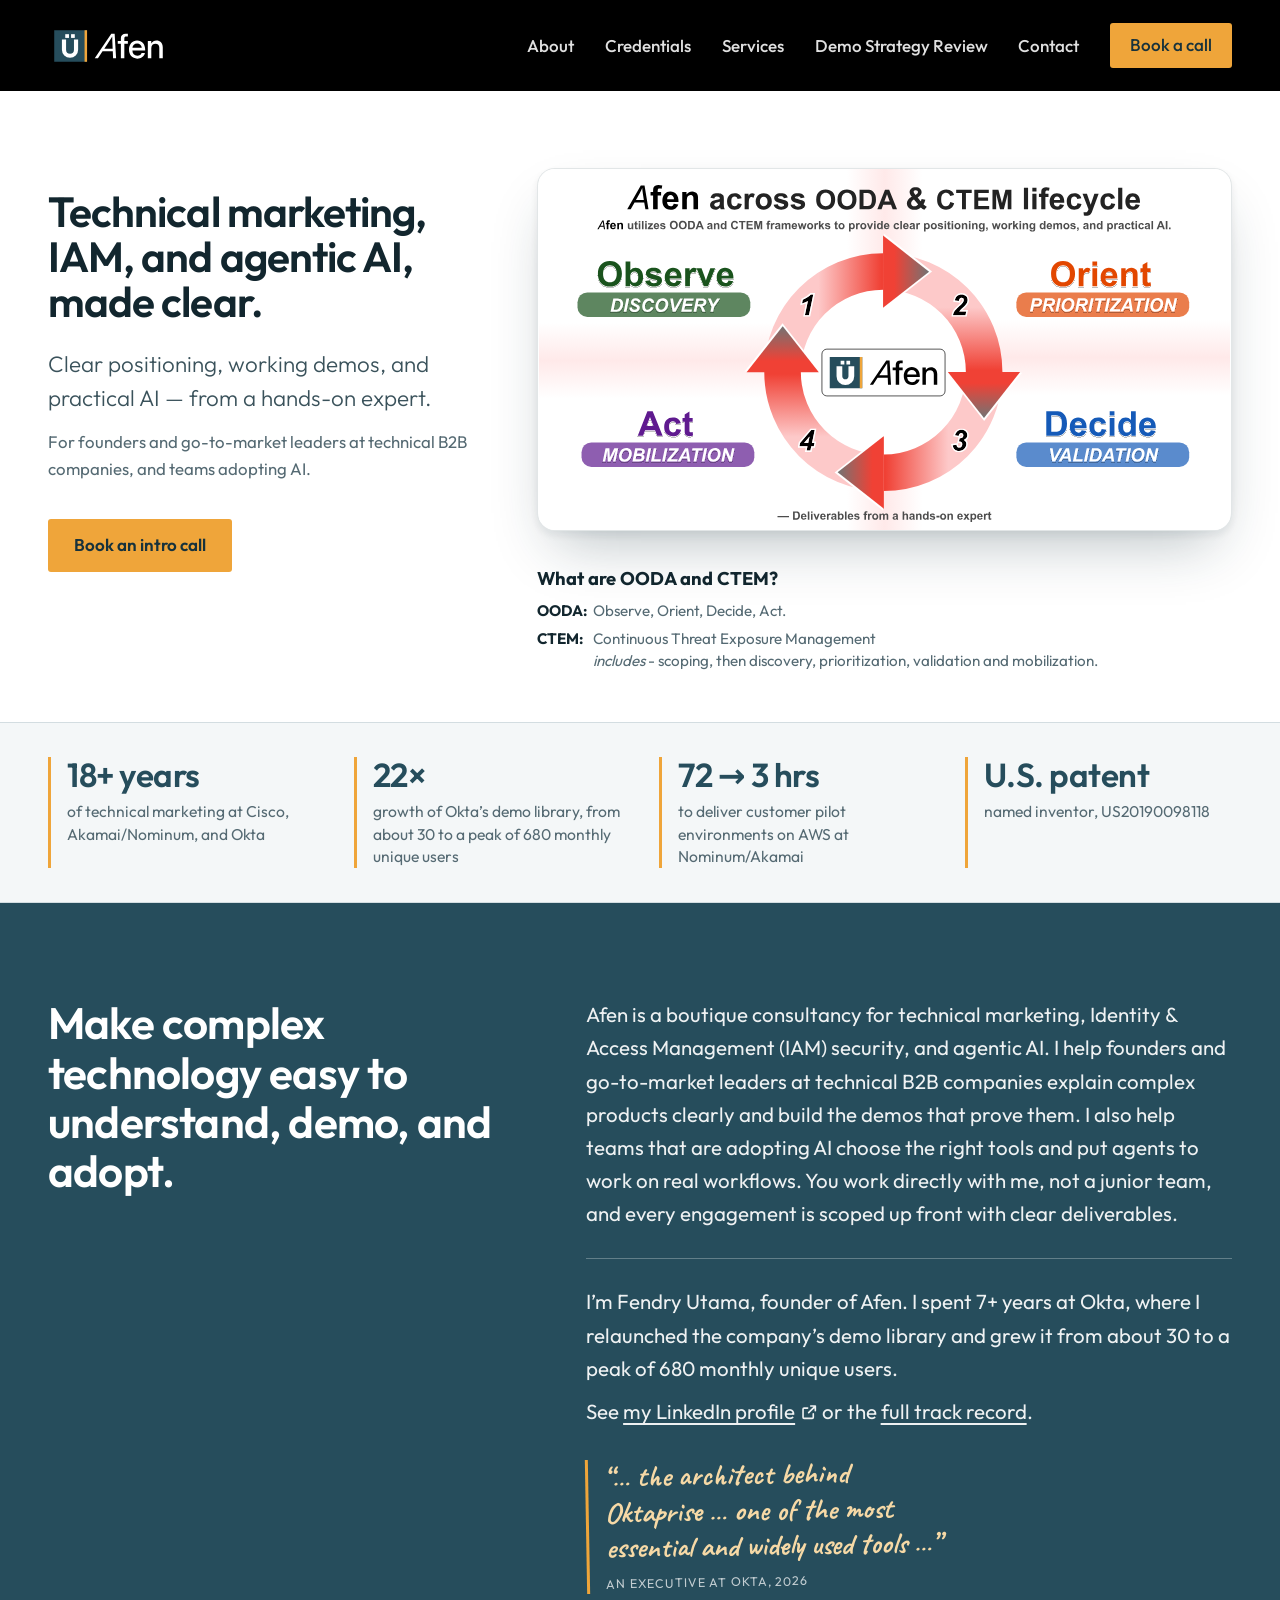
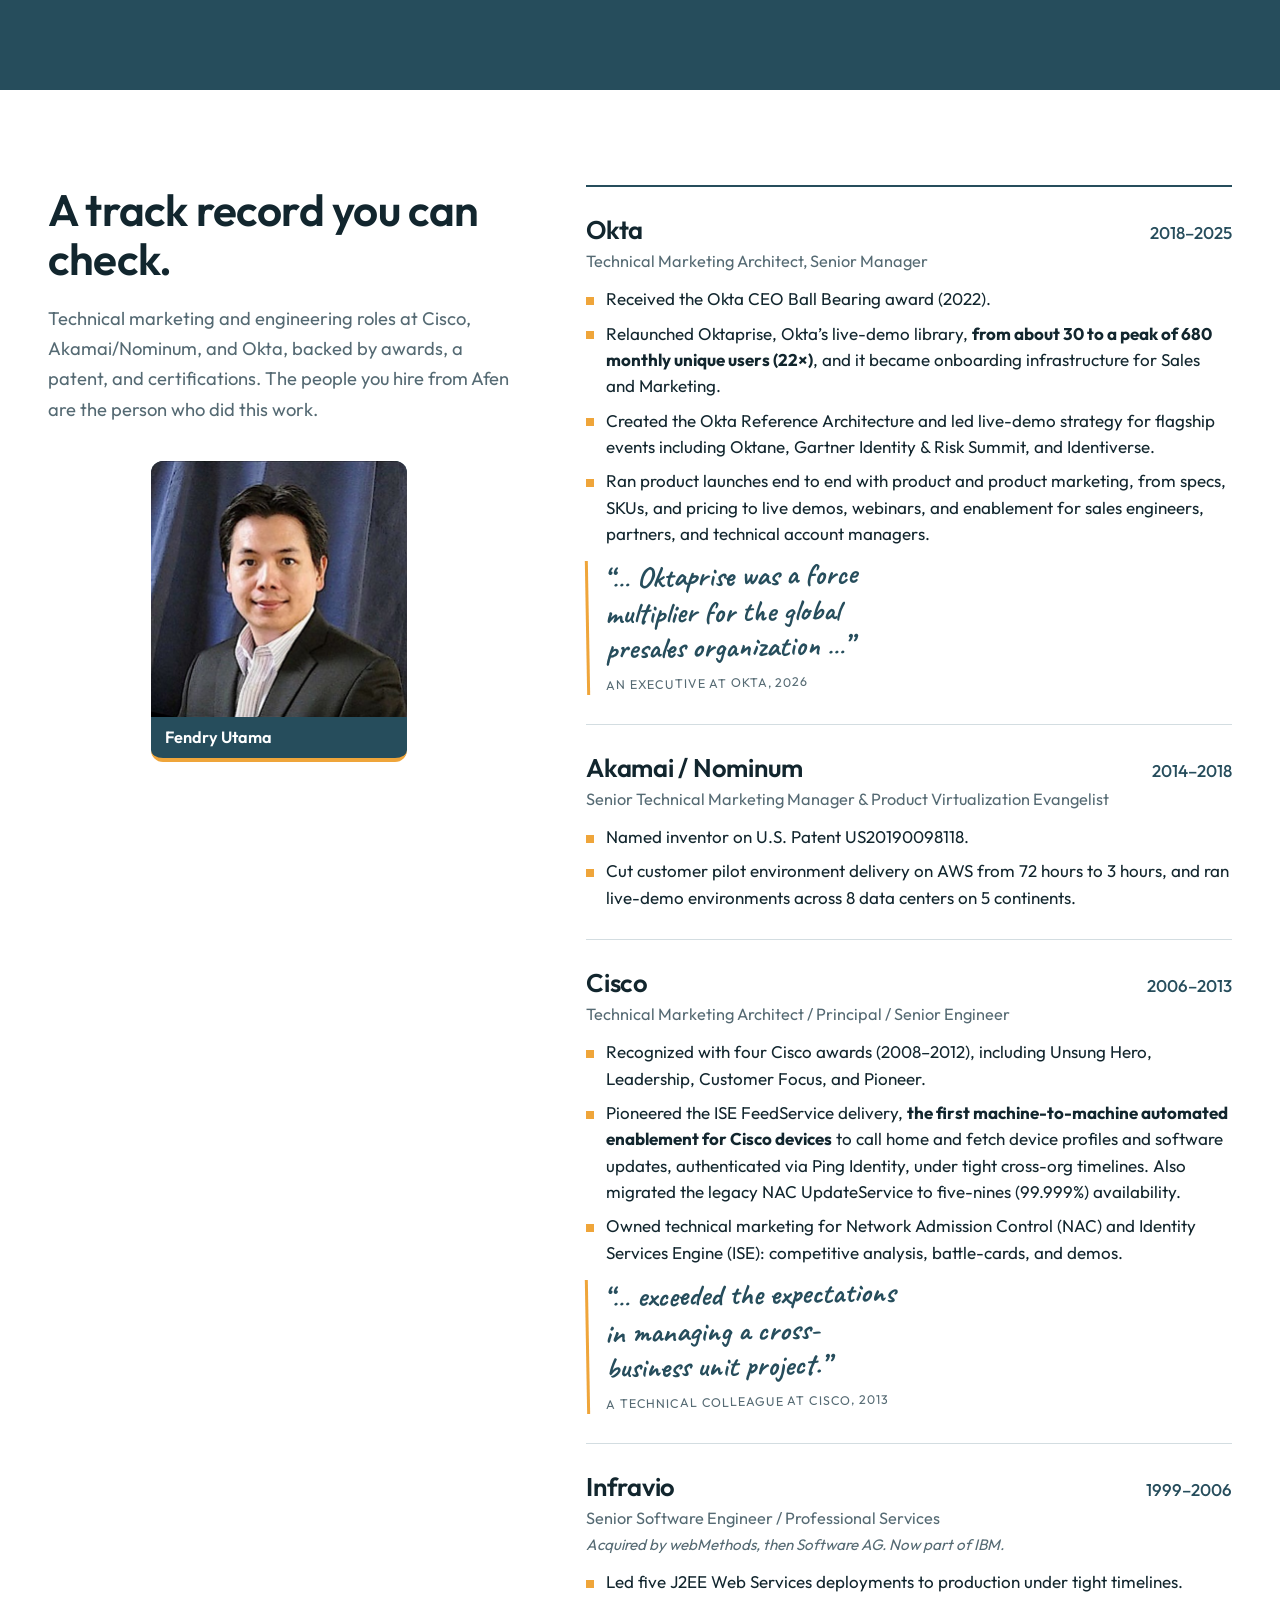
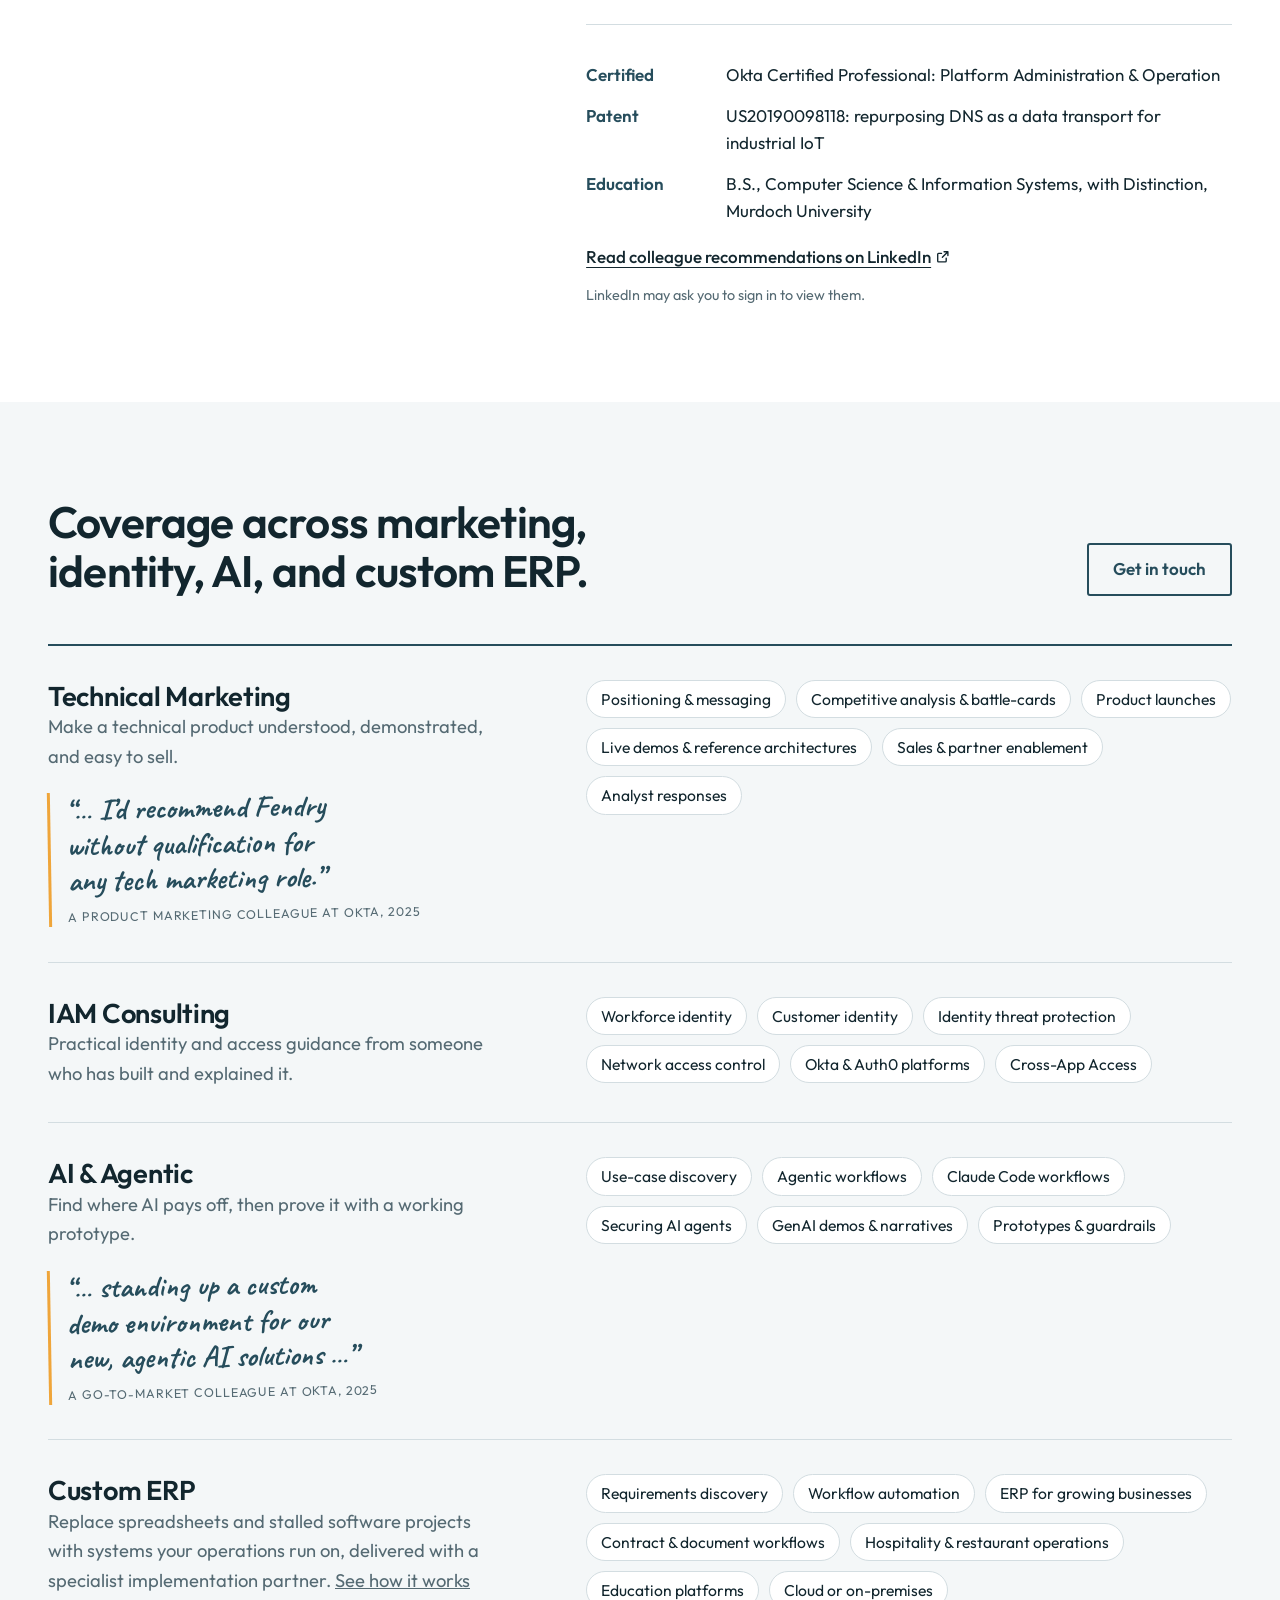
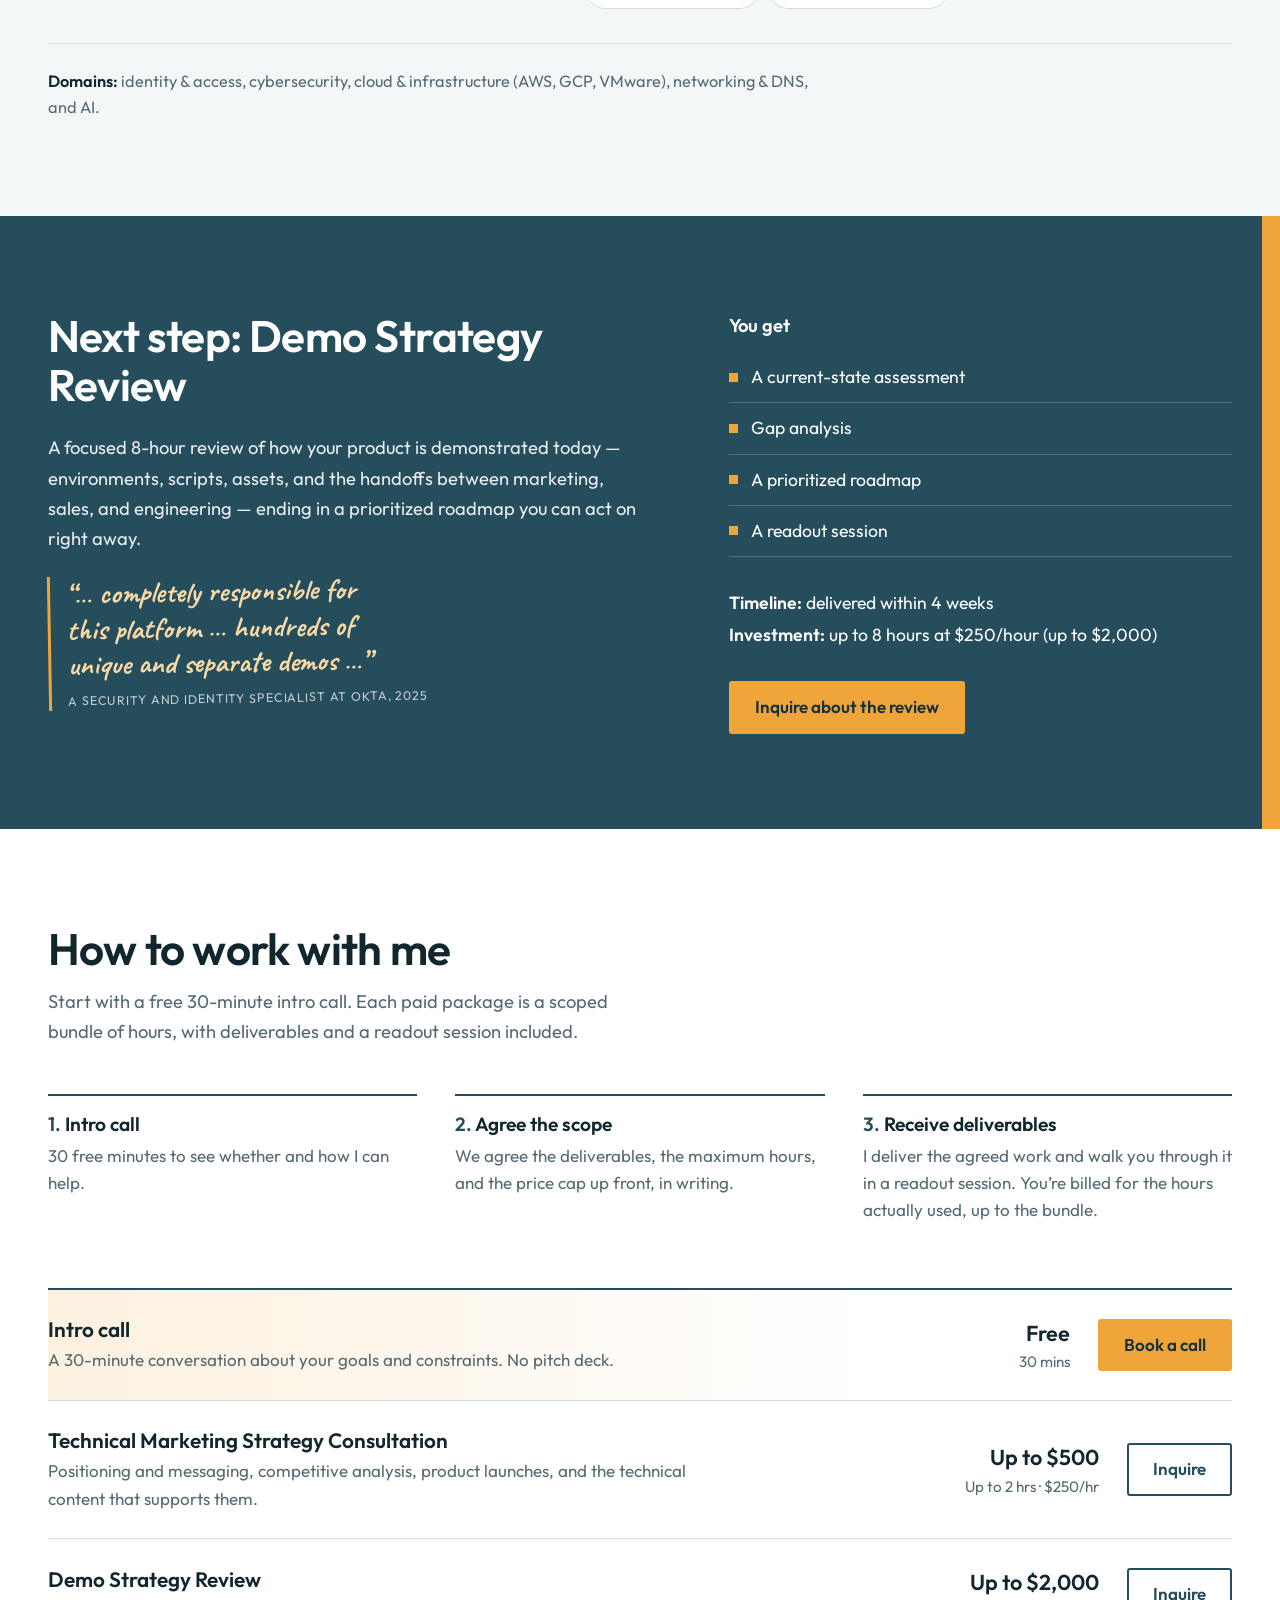
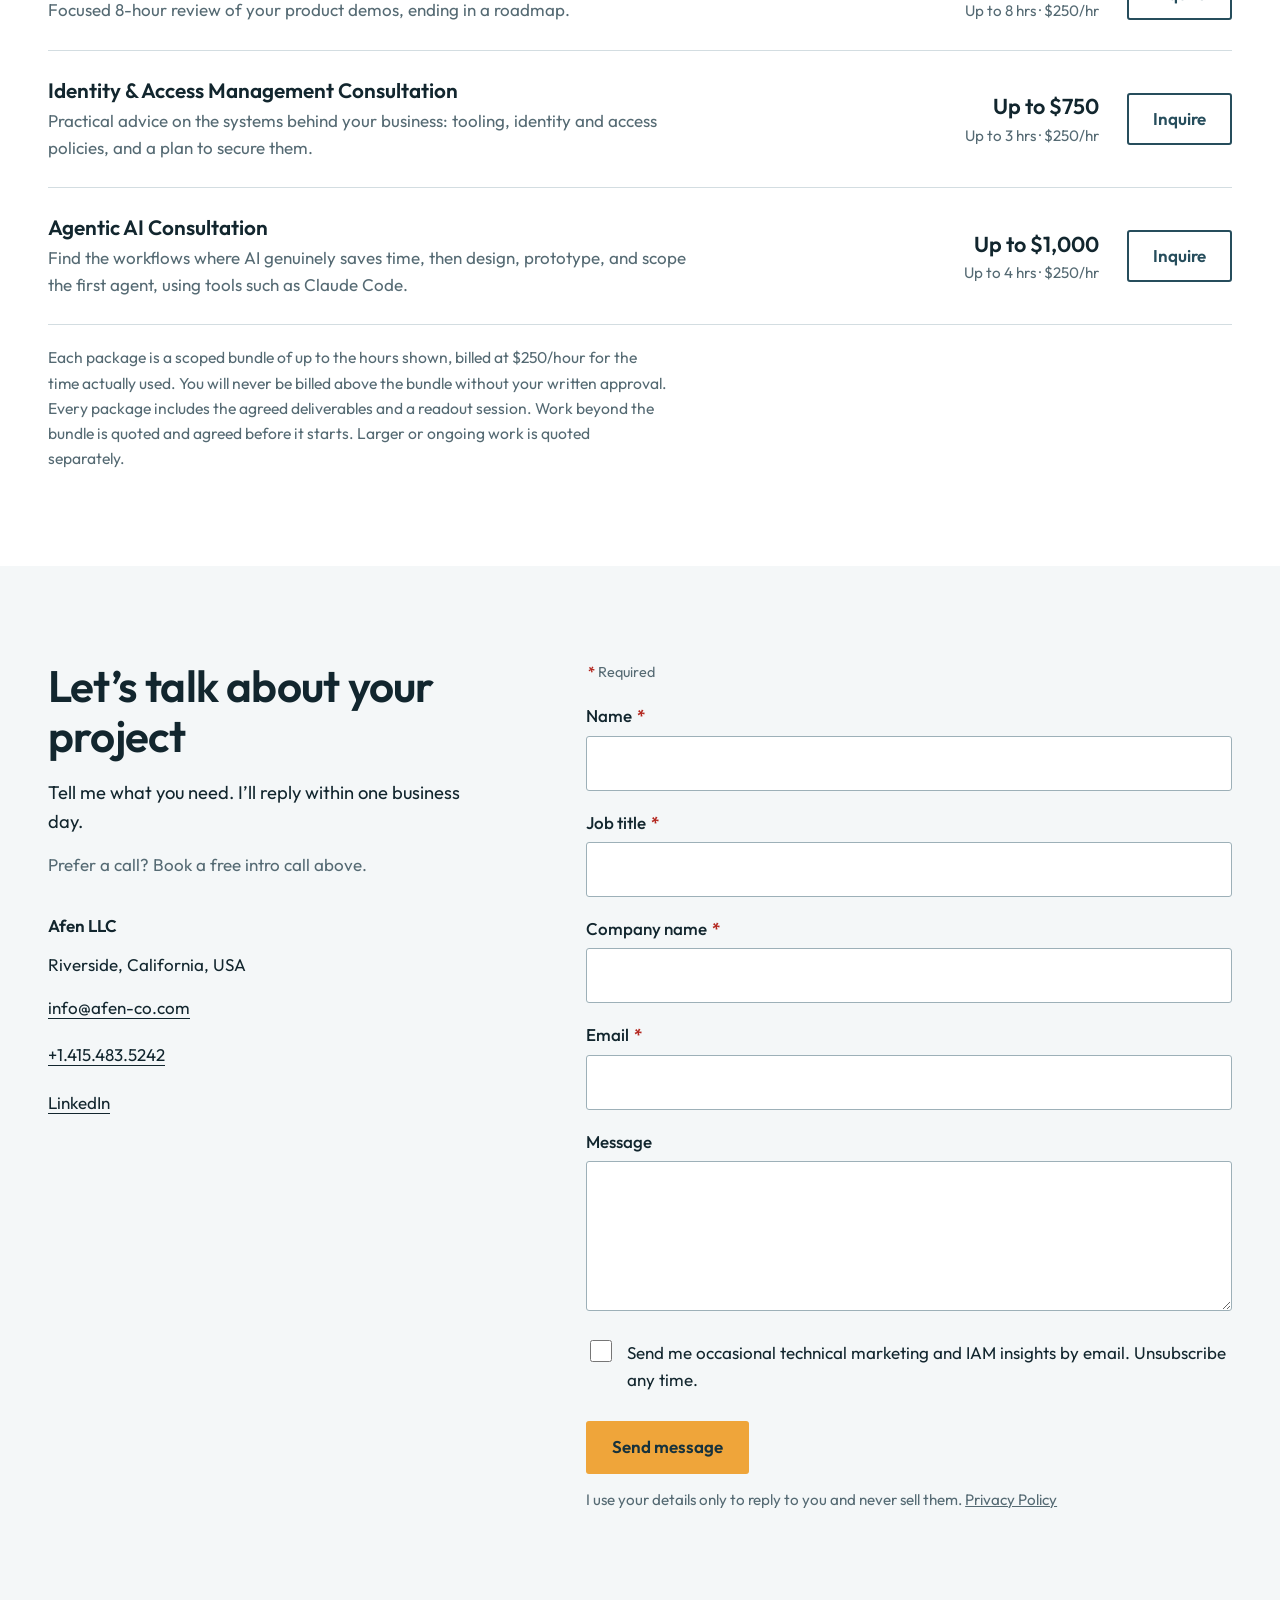
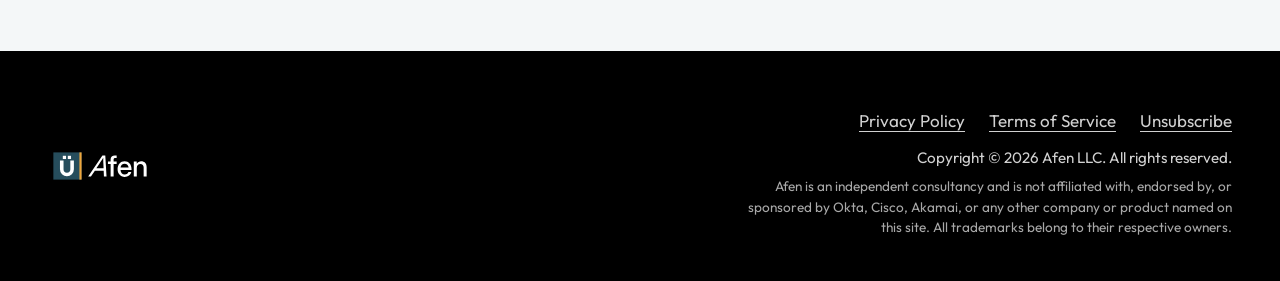
<file: index.html>
<!doctype html>
<html lang="en-US">
<head>
<meta charset="utf-8">
<meta name="viewport" content="width=device-width, initial-scale=1">
<title>Afen LLC | Technical Marketing, IAM &amp; Agentic AI Consulting</title>
<meta name="description" content="Technical marketing, IAM and agentic AI consulting from a practitioner with 18+ years at Cisco, Akamai and Okta. Book a free 30-minute intro call.">
<meta name="theme-color" content="#264D5C">
<link rel="canonical" href="https://afen-co.com/">
<link rel="icon" href="assets/ico/favicon.svg" type="image/svg+xml">
<link rel="icon" href="assets/ico/favicon-32.png" sizes="32x32" type="image/png">
<link rel="apple-touch-icon" href="assets/ico/apple-touch-icon.png">
<link rel="stylesheet" href="assets/script/styles.css">
<meta property="og:type" content="website">
<meta property="og:site_name" content="Afen">
<meta property="og:url" content="https://afen-co.com/">
<meta property="og:title" content="Afen LLC | Technical Marketing, IAM &amp; Agentic AI Consulting">
<meta property="og:description" content="Technical marketing, IAM and agentic AI consulting from a practitioner with 18+ years at Cisco, Akamai and Okta. Book a free 30-minute intro call.">
<meta property="og:image" content="https://afen-co.com/assets/img/og-image.png?v=20261103">
<meta property="og:image:width" content="1200">
<meta property="og:image:height" content="630">
<meta property="og:image:alt" content="Afen across the OODA and CTEM lifecycle: Observe, Orient, Decide, Act.">
<meta name="twitter:card" content="summary_large_image">
<meta name="twitter:title" content="Afen LLC | Technical Marketing, IAM &amp; Agentic AI Consulting">
<meta name="twitter:description" content="Technical marketing, IAM and agentic AI consulting from a practitioner with 18+ years at Cisco, Akamai and Okta. Book a free 30-minute intro call.">
<meta name="twitter:image" content="https://afen-co.com/assets/img/og-image.png?v=20261103">
<meta name="twitter:image:alt" content="Afen across the OODA and CTEM lifecycle: Observe, Orient, Decide, Act.">
<script type="application/ld+json">
{
  "@context": "https://schema.org",
  "@type": "ProfessionalService",
  "@id": "https://afen-co.com/#business",
  "name": "Afen",
  "legalName": "Afen LLC",
  "url": "https://afen-co.com/",
  "logo": "https://afen-co.com/assets/img/afen-logo.svg",
  "image": "https://afen-co.com/assets/img/og-image.png",
  "description": "Boutique consultancy for technical marketing, Identity and Access Management (IAM) security, and agentic AI.",
  "telephone": "+1-415-483-5242",
  "email": "info@afen-co.com",
  "founder": {
    "@type": "Person",
    "name": "Fendry Utama",
    "jobTitle": "Founder",
    "image": "https://afen-co.com/assets/img/fendry-utama.jpg",
    "sameAs": "https://www.linkedin.com/in/fendryutama/",
    "alumniOf": [
      { "@type": "Organization", "name": "Okta" },
      { "@type": "Organization", "name": "Akamai" },
      { "@type": "Organization", "name": "Cisco" },
      { "@type": "CollegeOrUniversity", "name": "Murdoch University" }
    ],
    "hasCredential": [
      { "@type": "EducationalOccupationalCredential", "name": "Okta Certified Professional: Platform Administration & Operation" },
      { "@type": "EducationalOccupationalCredential", "name": "B.S. Computer Science & Information Systems, with Distinction" }
    ],
    "knowsAbout": [
      "Technical marketing",
      "Product positioning and messaging",
      "Identity and Access Management",
      "Identity threat protection",
      "Agentic AI",
      "Demo strategy",
      "Reference architecture"
    ]
  },
  "address": {
    "@type": "PostalAddress",
    "addressLocality": "Riverside",
    "addressRegion": "CA",
    "addressCountry": "US"
  },
  "areaServed": "US",
  "audience": {
    "@type": "BusinessAudience",
    "audienceType": "Founders and go-to-market leaders at technical B2B companies, and teams adopting AI"
  },
  "knowsAbout": [
    "Technical marketing",
    "Competitive analysis and battle-cards",
    "Product launches",
    "Sales and partner enablement",
    "Identity and Access Management",
    "Customer identity",
    "Agentic AI",
    "Claude Code",
    "Demo strategy"
  ],
  "sameAs": [
    "https://www.linkedin.com/in/fendryutama/"
  ],
  "hasOfferCatalog": {
    "@type": "OfferCatalog",
    "name": "Consulting services",
    "itemListElement": [
      {
        "@type": "Offer",
        "priceCurrency": "USD",
        "price": "0",
        "itemOffered": {
          "@type": "Service",
          "name": "Intro call"
        }
      },
      {
        "@type": "Offer",
        "priceCurrency": "USD",
        "priceSpecification": {
          "@type": "PriceSpecification",
          "maxPrice": 500,
          "priceCurrency": "USD"
        },
        "itemOffered": {
          "@type": "Service",
          "name": "Technical Marketing Strategy Consultation"
        }
      },
      {
        "@type": "Offer",
        "priceCurrency": "USD",
        "priceSpecification": {
          "@type": "PriceSpecification",
          "maxPrice": 2000,
          "priceCurrency": "USD"
        },
        "itemOffered": {
          "@type": "Service",
          "name": "Demo Strategy Review"
        }
      },
      {
        "@type": "Offer",
        "priceCurrency": "USD",
        "priceSpecification": {
          "@type": "PriceSpecification",
          "maxPrice": 750,
          "priceCurrency": "USD"
        },
        "itemOffered": {
          "@type": "Service",
          "name": "Identity & Access Management Consultation"
        }
      },
      {
        "@type": "Offer",
        "priceCurrency": "USD",
        "priceSpecification": {
          "@type": "PriceSpecification",
          "maxPrice": 1000,
          "priceCurrency": "USD"
        },
        "itemOffered": {
          "@type": "Service",
          "name": "Agentic AI Consultation"
        }
      }
    ]
  }
}
</script>
</head>
<body>
<a class="skip" href="#main">Skip to content</a>

<header class="hero" id="top">
<div class="bar on-dark"><div class="wrap">
  <div class="topbar">
    <a href="index.html" aria-label="Afen, home"><img class="logo" src="assets/img/afen-logo.svg" width="582" height="212" alt="Afen"></a>
    <nav class="topnav" aria-label="Main">
      <a href="#about">About</a>
      <a href="#credentials">Credentials</a>
      <a href="#services">Services</a>
      <a href="#review">Demo Strategy Review</a>
      <a href="#contact">Contact</a>
      <a class="btn" href="#book" data-book>Book a call</a>
    </nav>
  </div>
</div></div>
  <div class="wrap">
    <div class="hero-body">
      <div class="hero-copy">
        <h1>Technical marketing, IAM, and agentic AI, made clear.</h1>
        <p class="hero-sub">Clear positioning, working demos, and practical AI — from a hands-on expert.</p>
        <p class="hero-for">For founders and go-to-market leaders at technical B2B companies, and teams adopting AI.</p>
        <div class="hero-cta">
          <a class="btn" href="#book" data-book>Book an intro call</a>
        </div>
      </div>
      <figure class="hero-art">
        <img src="assets/img/hero-ooda-ctem.svg" width="2400" height="1254" alt="Afen across the OODA and CTEM lifecycle: Observe is discovery, Orient is prioritization, Decide is validation, and Act is mobilization, in a continuous four-step cycle around the Afen logo." fetchpriority="high" decoding="async">
        <figcaption>
          <span class="what-block"><span class="what-label">What are OODA and CTEM?</span>
          <span class="what-lines">
            <strong>OODA:</strong><span>Observe, Orient, Decide, Act.</span>
            <strong>CTEM:</strong><span>Continuous Threat Exposure Management</span>
            <span></span><span><em>includes</em> - scoping, then discovery, prioritization, validation and mobilization.</span>
          </span></span>
        </figcaption>
      </figure>
    </div>
  </div>
</header>

<main id="main">
  <section class="proofbar" aria-label="Track record at a glance">
    <div class="wrap">
      <ul class="stats">
        <li><strong>18+ years</strong><span>of technical marketing at Cisco, Akamai/Nominum, and Okta</span></li>
        <li><strong>22&times;</strong><span>growth of Okta’s demo library, from about 30 to a peak of 680 monthly unique users</span></li>
        <li><strong>72 &rarr; 3 hrs</strong><span>to deliver customer pilot environments on AWS at Nominum/Akamai</span></li>
        <li><strong>U.S. patent</strong><span>named inventor, US20190098118</span></li>
      </ul>
    </div>
  </section>

  <section class="sec about on-dark" id="about" aria-labelledby="about-h">
    <div class="wrap about-grid">
      <h2 id="about-h">Make complex technology easy to understand, demo, and adopt.</h2>
      <div>
        <p>Afen is a boutique consultancy for technical marketing, Identity &amp; Access Management (IAM) security, and agentic AI. I help founders and go-to-market leaders at technical B2B companies explain complex products clearly and build the demos that prove them. I also help teams that are adopting AI choose the right tools and put agents to work on real workflows. You work directly with me, not a junior team, and every engagement is scoped up front with clear deliverables.</p>
        <p class="proof">I’m Fendry Utama, founder of Afen. I spent 7+ years at Okta, where I relaunched the company’s demo library and grew it from about 30 to a peak of 680 monthly unique users.<br>See&nbsp;<a href="https://www.linkedin.com/in/fendryutama/" target="_blank" rel="noopener noreferrer" aria-label="my LinkedIn profile (opens in a new tab)">my LinkedIn profile<svg class="ext-icon" viewBox="0 0 16 16" width="16" height="16" aria-hidden="true" focusable="false"><path d="M9.5 2H14v4.5M14 2 7.5 8.5M12 9.5V13a1 1 0 0 1-1 1H3a1 1 0 0 1-1-1V5a1 1 0 0 1 1-1h3.5" fill="none" stroke="currentColor" stroke-width="1.6" stroke-linecap="round" stroke-linejoin="round"/></svg></a> or the <a href="#credentials">full track record</a>.</p>
        <blockquote class="hand"><p>“…&nbsp;the architect behind Oktaprise … one of the most essential and widely used tools&nbsp;…”</p><cite>An executive at Okta, 2026</cite></blockquote>
      </div>
    </div>
  </section>

  <section class="sec creds" id="credentials" aria-labelledby="creds-h">
    <div class="wrap creds-grid">
      <div>
        <h2 id="creds-h">A track record you can check.</h2>
        <p class="lead">Technical marketing and engineering roles at Cisco, Akamai/Nominum, and Okta, backed by awards, a patent, and certifications. The people you hire from Afen are the person who did this work.</p>
        <figure class="headshot-card">
          <img src="assets/img/fendry-utama.jpg" width="520" height="514" alt="Fendry Utama, founder of Afen" loading="lazy" decoding="async">
          <figcaption>Fendry Utama</figcaption>
        </figure>
      </div>
      <div>
        <ol class="timeline">
          <li>
            <div class="tl-head"><h3>Okta</h3><span>2018&ndash;2025</span></div>
            <p class="tl-role">Technical Marketing Architect, Senior Manager</p>
            <ul>
              <li>Received the Okta CEO Ball Bearing award (2022).</li>
              <li>Relaunched Oktaprise, Okta’s live-demo library, <strong>from about 30 to a peak of 680 monthly unique users (22&times;)</strong>, and it became onboarding infrastructure for Sales and Marketing.</li>
              <li>Created the Okta Reference Architecture and led live-demo strategy for flagship events including Oktane, Gartner Identity &amp; Risk Summit, and Identiverse.</li>
              <li>Ran product launches end to end with product and product marketing, from specs, SKUs, and pricing to live demos, webinars, and enablement for sales engineers, partners, and technical account managers.</li>
            </ul>
            <blockquote class="hand"><p>“…&nbsp;Oktaprise was a force multiplier for the global presales organization&nbsp;…”</p><cite>An executive at Okta, 2026</cite></blockquote>
          </li>
          <li>
            <div class="tl-head"><h3>Akamai / Nominum</h3><span>2014&ndash;2018</span></div>
            <p class="tl-role">Senior Technical Marketing Manager &amp; Product Virtualization Evangelist</p>
            <ul>
              <li>Named inventor on U.S. Patent US20190098118.</li>
              <li>Cut customer pilot environment delivery on AWS from 72 hours to 3 hours, and ran live-demo environments across 8 data centers on 5 continents.</li>
            </ul>
          </li>
          <li>
            <div class="tl-head"><h3>Cisco</h3><span>2006&ndash;2013</span></div>
            <p class="tl-role">Technical Marketing Architect / Principal / Senior Engineer</p>
            <ul>
              <li>Recognized with four Cisco awards (2008&ndash;2012), including Unsung Hero, Leadership, Customer Focus, and Pioneer.</li>
              <li>Pioneered the ISE FeedService delivery, <strong>the first machine-to-machine automated enablement for Cisco devices</strong> to call home and fetch device profiles and software updates, authenticated via Ping Identity, under tight cross-org timelines. Also migrated the legacy NAC UpdateService to five-nines (99.999%) availability.</li>
              <li>Owned technical marketing for Network Admission Control (NAC) and Identity Services Engine (ISE): competitive analysis, battle-cards, and demos.</li>
            </ul>
            <blockquote class="hand"><p>“…&nbsp;exceeded the expectations in managing a cross-business unit project.”</p><cite>A technical colleague at Cisco, 2013</cite></blockquote>
          </li>
          <li>
            <div class="tl-head"><h3>Infravio</h3><span>1999&ndash;2006</span></div>
            <p class="tl-role">Senior Software Engineer / Professional Services</p>
            <p class="tl-note">Acquired by webMethods, then Software AG. Now part of IBM.</p>
            <ul>
              <li>Led five J2EE Web Services deployments to production under tight timelines.</li>
            </ul>
          </li>
        </ol>
        <dl class="creds-list">
          <div><dt>Certified</dt><dd>Okta Certified Professional: Platform Administration &amp; Operation</dd></div>
          <div><dt>Patent</dt><dd>US20190098118: repurposing DNS as a data transport for industrial IoT</dd></div>
          <div><dt>Education</dt><dd>B.S., Computer Science &amp; Information Systems, with Distinction, Murdoch University</dd></div>
        </dl>
        <p class="recs-link"><a href="https://www.linkedin.com/in/fendryutama/" target="_blank" rel="noopener noreferrer" aria-label="Read colleague recommendations on LinkedIn (opens in a new tab)">Read colleague recommendations on LinkedIn<svg class="ext-icon" viewBox="0 0 16 16" width="16" height="16" aria-hidden="true" focusable="false"><path d="M9.5 2H14v4.5M14 2 7.5 8.5M12 9.5V13a1 1 0 0 1-1 1H3a1 1 0 0 1-1-1V5a1 1 0 0 1 1-1h3.5" fill="none" stroke="currentColor" stroke-width="1.6" stroke-linecap="round" stroke-linejoin="round"/></svg></a><span>LinkedIn may ask you to sign in to view them.</span></p>
      </div>
    </div>
  </section>

  <section class="sec areas" id="services" aria-labelledby="areas-h">
    <div class="wrap">
      <div class="areas-head">
        <h2 id="areas-h">Coverage across marketing, identity, AI, and custom ERP.</h2>
        <a class="btn btn-ghost" href="#contact">Get in touch</a>
      </div>
      <div class="rows">
        <div class="row">
          <div><h3>Technical Marketing</h3><p>Make a technical product understood, demonstrated, and easy to sell.</p><blockquote class="hand"><p>“…&nbsp;I’d recommend Fendry without qualification for any tech marketing role.”</p><cite>A product marketing colleague at Okta, 2025</cite></blockquote></div>
          <ul class="chips" aria-label="Technical Marketing coverage">
            <li>Positioning &amp; messaging</li><li>Competitive analysis &amp; battle-cards</li><li>Product launches</li><li>Live demos &amp; reference architectures</li><li>Sales &amp; partner enablement</li><li>Analyst responses</li>
          </ul>
        </div>
        <div class="row">
          <div><h3>IAM Consulting</h3><p>Practical identity and access guidance from someone who has built and explained it.</p></div>
          <ul class="chips" aria-label="IAM Consulting coverage">
            <li>Workforce identity</li><li>Customer identity</li><li>Identity threat protection</li><li>Network access control</li><li>Okta &amp; Auth0 platforms</li><li>Cross-App Access</li>
          </ul>
        </div>
        <div class="row">
          <div><h3>AI &amp; Agentic</h3><p>Find where AI pays off, then prove it with a working prototype.</p><blockquote class="hand"><p>“…&nbsp;standing up a custom demo environment for our new, agentic AI solutions&nbsp;…”</p><cite>A go-to-market colleague at Okta, 2025</cite></blockquote></div>
          <ul class="chips" aria-label="AI and Agentic coverage">
            <li>Use-case discovery</li><li>Agentic workflows</li><li>Claude Code workflows</li><li>Securing AI agents</li><li>GenAI demos &amp; narratives</li><li>Prototypes &amp; guardrails</li>
          </ul>
        </div>
        <div class="row">
          <div><h3>Custom ERP</h3><p>Replace spreadsheets and stalled software projects with systems your operations run on, delivered with a specialist implementation partner. <a href="custom-erp.html">See how it works</a></p></div>
          <ul class="chips" aria-label="Custom ERP coverage">
            <li>Requirements discovery</li><li>Workflow automation</li><li>ERP for growing businesses</li><li>Contract &amp; document workflows</li><li>Hospitality &amp; restaurant operations</li><li>Education platforms</li><li>Cloud or on-premises</li>
          </ul>
        </div>
      </div>
      <p class="domains"><strong>Domains:</strong> identity &amp; access, cybersecurity, cloud &amp; infrastructure (AWS, GCP, VMware), networking &amp; DNS, and AI.</p>
    </div>
  </section>

  <section class="sec review on-dark" id="review" aria-labelledby="review-h">
    <div class="wrap review-grid">
      <div>
        <h2 id="review-h">Next step: Demo Strategy Review</h2>
        <p class="lead">A focused 8-hour review of how your product is demonstrated today — environments, scripts, assets, and the handoffs between marketing, sales, and engineering — ending in a prioritized roadmap you can act on right away.</p>
        <blockquote class="hand"><p>“…&nbsp;completely responsible for this platform … hundreds of unique and separate demos&nbsp;…”</p><cite>A security and identity specialist at Okta, 2025</cite></blockquote>
      </div>
      <div>
        <h3>You get</h3>
        <ul class="gets">
          <li>A current-state assessment</li>
          <li>Gap analysis</li>
          <li>A prioritized roadmap</li>
          <li>A readout session</li>
        </ul>
        <div class="invest">
          <p><strong>Timeline:</strong> delivered within 4 weeks</p>
          <p><strong>Investment:</strong> up to 8 hours at $250/hour (up to $2,000)</p>
        </div>
        <a class="btn" href="#contact" data-service="Demo Strategy Review">Inquire about the review</a>
      </div>
    </div>
  </section>

  <section class="sec" id="book" aria-labelledby="book-h">
    <div class="wrap">
      <div class="book-head">
        <h2 id="book-h">How to work with me</h2>
        <p>Start with a free 30-minute intro call. Each paid package is a scoped bundle of hours, with deliverables and a readout session included.</p>
      </div>
      <ol class="steps">
        <li><h3>Intro call</h3><p>30 free minutes to see whether and how I can help.</p></li>
        <li><h3>Agree the scope</h3><p>We agree the deliverables, the maximum hours, and the price cap up front, in writing.</p></li>
        <li><h3>Receive deliverables</h3><p>I deliver the agreed work and walk you through it in a readout session. You’re billed for the hours actually used, up to the bundle.</p></li>
      </ol>
      <div>
        <div class="bk intro">
          <div class="info"><h3>Intro call</h3><p>A 30-minute conversation about your goals and constraints. No pitch deck.</p></div>
          <div class="meta"><span class="price">Free</span><span class="dur">30 mins</span></div>
          <a class="btn" href="#contact" data-book>Book a call</a>
        </div>
        <div class="bk">
          <div class="info"><h3>Technical Marketing Strategy Consultation</h3><p>Positioning and messaging, competitive analysis, product launches, and the technical content that supports them.</p></div>
          <div class="meta"><span class="price">Up to $500</span><span class="dur">Up to 2 hrs · $250/hr</span></div>
          <a class="btn btn-ghost" href="#contact" data-service="Technical Marketing Strategy Consultation">Inquire</a>
        </div>
        <div class="bk">
          <div class="info"><h3>Demo Strategy Review</h3><p>Focused 8-hour review of your product demos, ending in a roadmap.</p></div>
          <div class="meta"><span class="price">Up to $2,000</span><span class="dur">Up to 8 hrs · $250/hr</span></div>
          <a class="btn btn-ghost" href="#contact" data-service="Demo Strategy Review">Inquire</a>
        </div>
        <div class="bk">
          <div class="info"><h3>Identity &amp; Access Management Consultation</h3><p>Practical advice on the systems behind your business: tooling, identity and access policies, and a plan to secure them.</p></div>
          <div class="meta"><span class="price">Up to $750</span><span class="dur">Up to 3 hrs · $250/hr</span></div>
          <a class="btn btn-ghost" href="#contact" data-service="Identity &amp; Access Management Consultation">Inquire</a>
        </div>
        <div class="bk">
          <div class="info"><h3>Agentic AI Consultation</h3><p>Find the workflows where AI genuinely saves time, then design, prototype, and scope the first agent, using tools such as Claude Code.</p></div>
          <div class="meta"><span class="price">Up to $1,000</span><span class="dur">Up to 4 hrs · $250/hr</span></div>
          <a class="btn btn-ghost" href="#contact" data-service="Agentic AI Consultation">Inquire</a>
        </div>
      </div>
      <p class="rate-note">Each package is a scoped bundle of up to the hours shown, billed at $250/hour for the time actually used. You will never be billed above the bundle without your written approval. Every package includes the agreed deliverables and a readout session. Work beyond the bundle is quoted and agreed before it starts. Larger or ongoing work is quoted separately.</p>
    </div>
  </section>

  <section class="sec contact" id="contact" aria-labelledby="contact-h">
    <div class="wrap contact-grid">
      <div>
        <h2 id="contact-h">Let’s talk about your project</h2>
        <p class="lead">Tell me what you need. I’ll reply within one business day.</p>
        <p class="alt">Prefer a call? Book a free intro call above.</p>
        <address class="addr">
          <strong>Afen LLC</strong>
          <span>Riverside, California, USA</span>
          <a href="mailto:info@afen-co.com">info@afen-co.com</a>
          <a href="tel:+14154835242">+1.415.483.5242</a>
          <a href="https://www.linkedin.com/in/fendryutama/" rel="noopener">LinkedIn</a>
        </address>
      </div>
      <form id="contact-form" method="post" action="https://formspree.io/f/mpppnoqo" novalidate>
        <p class="req-key" aria-hidden="true"><span class="req">*</span> Required</p>
        <div class="field"><label for="name">Name <span class="req" aria-hidden="true">*</span></label><input type="text" id="name" name="name" autocomplete="name" required aria-required="true" aria-describedby="status"></div>
        <div class="field"><label for="title">Job title <span class="req" aria-hidden="true">*</span></label><input type="text" id="title" name="title" autocomplete="organization-title" required aria-required="true" aria-describedby="status"></div>
        <div class="field"><label for="company">Company name <span class="req" aria-hidden="true">*</span></label><input type="text" id="company" name="company" autocomplete="organization" required aria-required="true" aria-describedby="status"></div>
        <div class="field"><label for="email">Email <span class="req" aria-hidden="true">*</span></label><input type="email" id="email" name="email" autocomplete="email" required aria-describedby="status"></div>
        <div class="field"><label for="message">Message</label><textarea id="message" name="message"></textarea></div>
        <div class="hp" aria-hidden="true"><label>Leave blank<input type="text" name="_gotcha" tabindex="-1" autocomplete="off"></label></div>
        <label class="check"><input type="checkbox" name="updates" value="yes"><span>Send me occasional technical marketing and IAM insights by email. Unsubscribe any time.</span></label>
        <div class="form-foot">
          <button class="btn" type="submit">Send message</button>
          <p class="note">I use your details only to reply to you and never sell them. <a href="privacy.html">Privacy Policy</a></p>
        </div>
        <p id="status" role="status" aria-live="polite"></p>
      </form>
    </div>
  </section>
</main>

<footer class="on-dark">
  <div class="wrap foot">
    <a href="index.html" aria-label="Afen, home"><img class="logo" src="assets/img/afen-logo.svg" width="582" height="212" alt="Afen"></a>
    <div class="foot-r">
      <div class="foot-links"><a href="privacy.html">Privacy Policy</a><a href="terms.html">Terms of Service</a><a href="unsubscribe.html">Unsubscribe</a></div>
      <p>Copyright © 2026 Afen LLC. All rights reserved.</p>
      <p class="disclaimer">Afen is an independent consultancy and is not affiliated with, endorsed by, or sponsored by Okta, Cisco, Akamai, or any other company or product named on this site. All trademarks belong to their respective owners.</p>
    </div>
  </div>
</footer>

<script src="assets/script/main.js" defer></script>
<!-- Cloudflare Web Analytics --><script type='module' src='https://static.cloudflareinsights.com/beacon.min.js' data-cf-beacon='{"token": "541183a854de488abe9fb911af0f7c6b"}'></script><!-- End Cloudflare Web Analytics -->
</body>
</html>
</file>
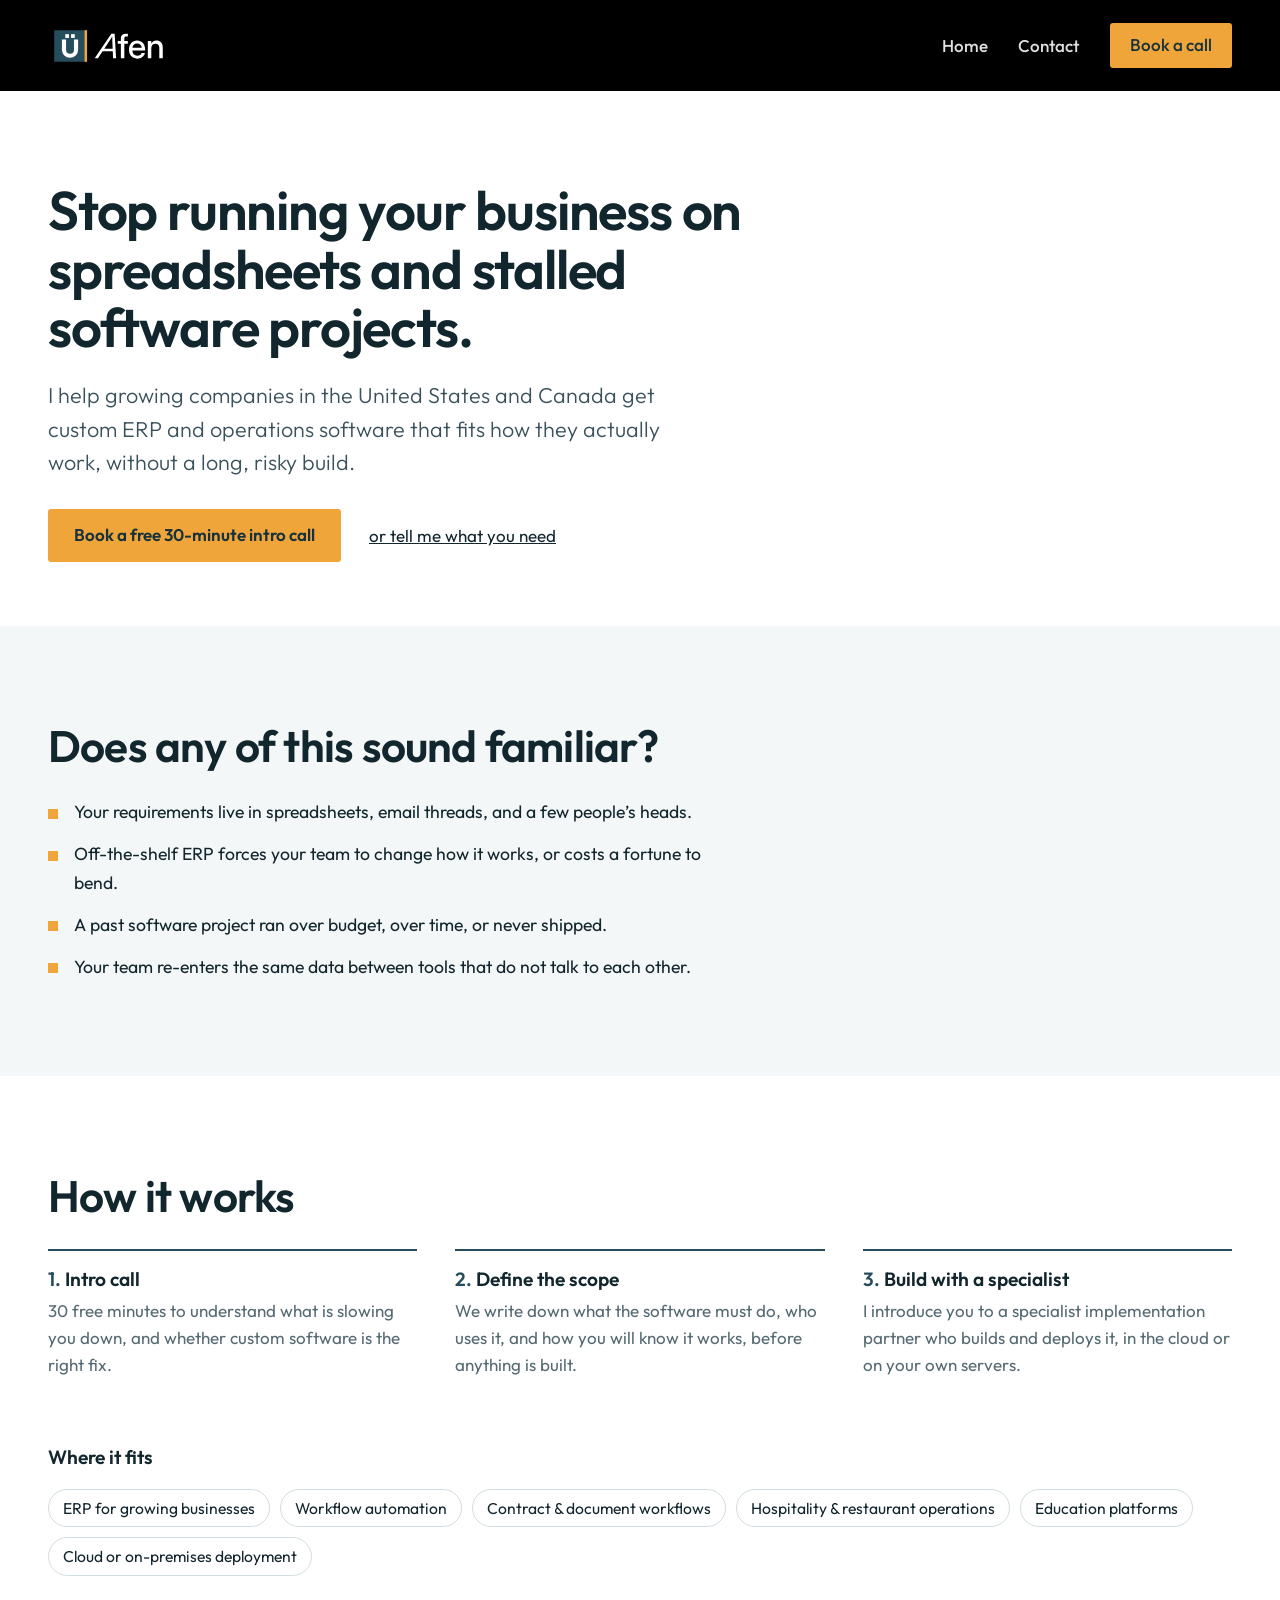
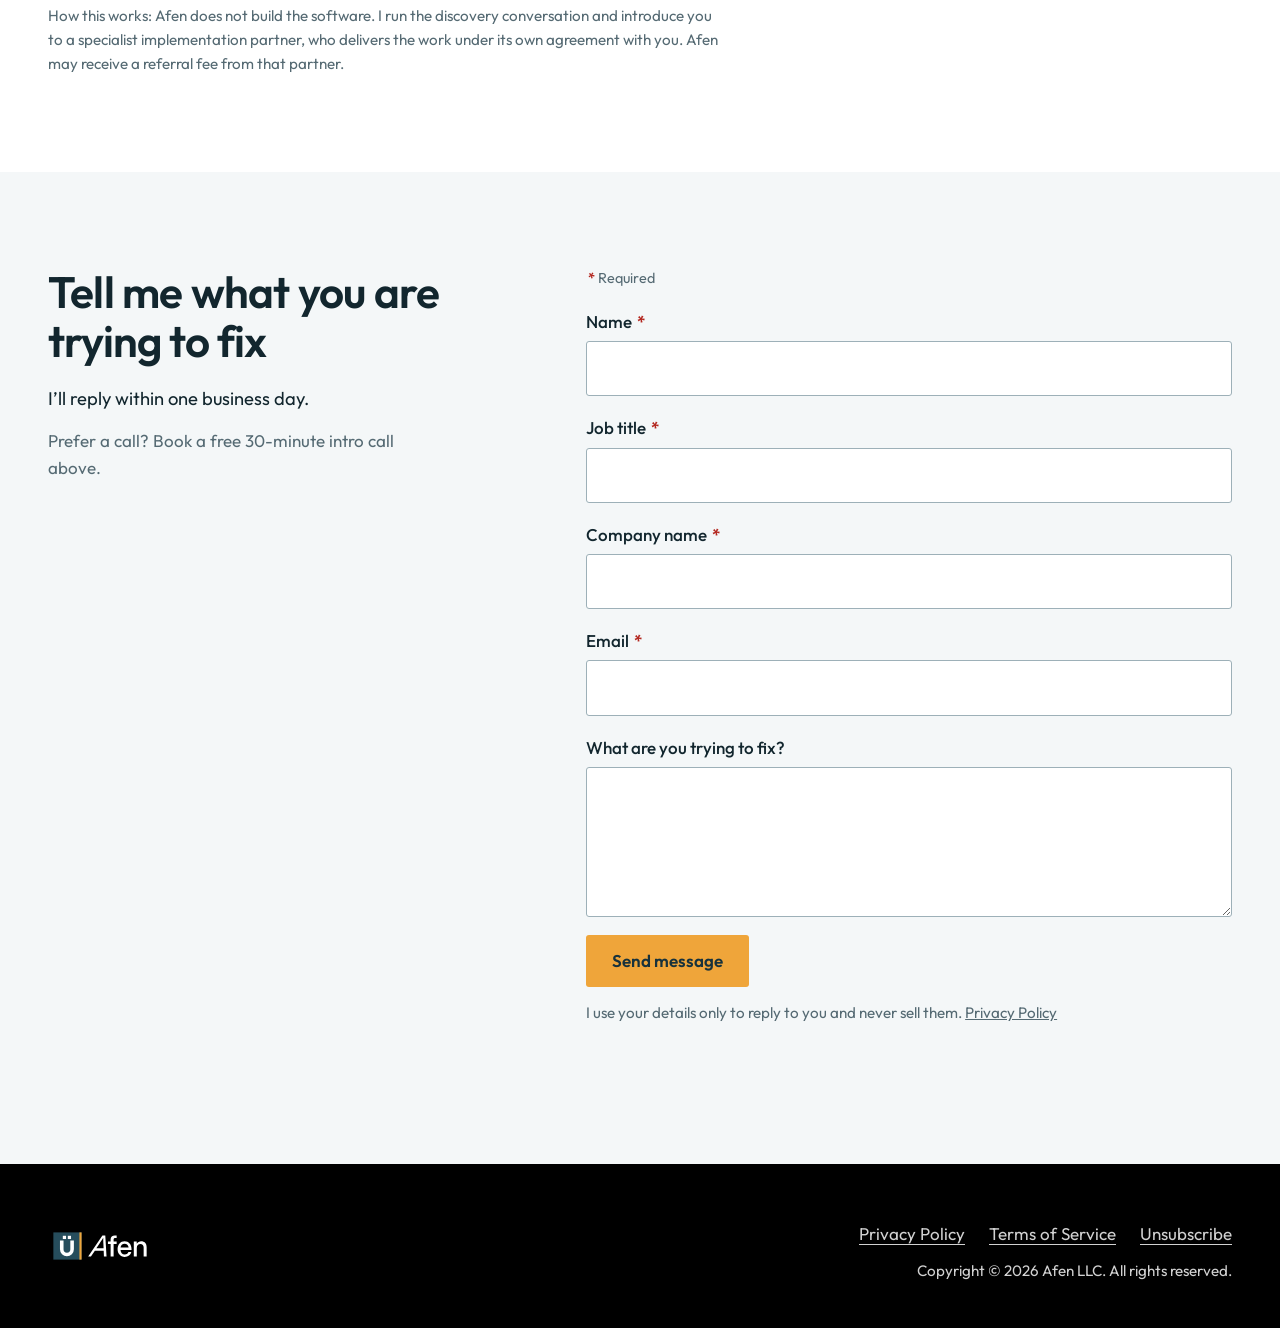
<file: custom-erp.html>
<!doctype html>
<html lang="en-US">
<head>
<meta charset="utf-8">
<meta name="viewport" content="width=device-width, initial-scale=1">
<title>Custom ERP &amp; Operations Software | Afen LLC</title>
<meta name="description" content="Custom ERP and operations software for growing companies in the United States and Canada. Book a free 30-minute intro call with Afen.">
<meta name="theme-color" content="#264D5C">
<link rel="canonical" href="https://afen-co.com/custom-erp.html">
<link rel="icon" href="assets/ico/favicon.svg" type="image/svg+xml">
<link rel="icon" href="assets/ico/favicon-32.png" sizes="32x32" type="image/png">
<link rel="apple-touch-icon" href="assets/ico/apple-touch-icon.png">
<link rel="stylesheet" href="assets/script/styles.css">
<meta property="og:type" content="website">
<meta property="og:site_name" content="Afen">
<meta property="og:url" content="https://afen-co.com/custom-erp.html">
<meta property="og:title" content="Custom ERP &amp; Operations Software | Afen LLC">
<meta property="og:description" content="Custom ERP and operations software for growing companies in the United States and Canada. Book a free 30-minute intro call with Afen.">
<meta property="og:image" content="https://afen-co.com/assets/img/og-image.png?v=20261103">
<meta name="twitter:card" content="summary_large_image">
<meta name="twitter:title" content="Custom ERP &amp; Operations Software | Afen LLC">
<meta name="twitter:description" content="Custom ERP and operations software for growing companies in the United States and Canada. Book a free 30-minute intro call with Afen.">
<meta name="twitter:image" content="https://afen-co.com/assets/img/og-image.png?v=20261103">
<script type="application/ld+json">
{
  "@context": "https://schema.org",
  "@type": "Service",
  "name": "Custom ERP and operations software",
  "description": "Discovery and delivery of custom ERP and operations software for growing companies, with a specialist implementation partner.",
  "provider": { "@id": "https://afen-co.com/#business" },
  "areaServed": ["US", "CA"],
  "url": "https://afen-co.com/custom-erp.html"
}
</script>
</head>
<body>
<a class="skip" href="#main">Skip to content</a>

<header>
<div class="bar on-dark"><div class="wrap">
  <div class="topbar">
    <a href="index.html" aria-label="Afen, home"><img class="logo" src="assets/img/afen-logo.svg" width="582" height="212" alt="Afen"></a>
    <nav class="topnav" aria-label="Main">
      <a href="index.html">Home</a>
      <a href="#contact">Contact</a>
      <a class="btn" href="#contact" data-book>Book a call</a>
    </nav>
  </div>
</div></div>
</header>

<main id="main">
  <section class="sec cerp-hero" aria-labelledby="cerp-h">
    <div class="wrap">
      <h1 id="cerp-h">Stop running your business on spreadsheets and stalled software projects.</h1>
      <p class="lead">I help growing companies in the United States and Canada get custom ERP and operations software that fits how they actually work, without a long, risky build.</p>
      <div class="hero-cta">
        <a class="btn" href="#contact" data-book>Book a free 30-minute intro call</a>
        <a href="#contact">or tell me what you need</a>
      </div>
    </div>
  </section>

  <section class="sec areas cerp-sec" aria-labelledby="signs-h">
    <div class="wrap">
      <h2 id="signs-h">Does any of this sound familiar?</h2>
      <ul class="pains">
        <li>Your requirements live in spreadsheets, email threads, and a few people&rsquo;s heads.</li>
        <li>Off-the-shelf ERP forces your team to change how it works, or costs a fortune to bend.</li>
        <li>A past software project ran over budget, over time, or never shipped.</li>
        <li>Your team re-enters the same data between tools that do not talk to each other.</li>
      </ul>
    </div>
  </section>

  <section class="sec cerp-sec" aria-labelledby="how-h">
    <div class="wrap">
      <h2 id="how-h">How it works</h2>
      <ol class="steps cerp-steps">
        <li><h3>Intro call</h3><p>30 free minutes to understand what is slowing you down, and whether custom software is the right fix.</p></li>
        <li><h3>Define the scope</h3><p>We write down what the software must do, who uses it, and how you will know it works, before anything is built.</p></li>
        <li><h3>Build with a specialist</h3><p>I introduce you to a specialist implementation partner who builds and deploys it, in the cloud or on your own servers.</p></li>
      </ol>
      <h3 class="cerp-fit">Where it fits</h3>
      <ul class="chips" aria-label="Where custom ERP fits">
        <li>ERP for growing businesses</li><li>Workflow automation</li><li>Contract &amp; document workflows</li><li>Hospitality &amp; restaurant operations</li><li>Education platforms</li><li>Cloud or on-premises deployment</li>
      </ul>
      <p class="cerp-note">How this works: Afen does not build the software. I run the discovery conversation and introduce you to a specialist implementation partner, who delivers the work under its own agreement with you. Afen may receive a referral fee from that partner.</p>
    </div>
  </section>

  <section class="sec contact" id="contact" aria-labelledby="contact-h">
    <div class="wrap contact-grid">
      <div>
        <h2 id="contact-h">Tell me what you are trying to fix</h2>
        <p class="lead">I&rsquo;ll reply within one business day.</p>
        <p class="alt">Prefer a call? Book a free 30-minute intro call above.</p>
      </div>
      <form id="contact-form" method="post" action="https://formspree.io/f/mpppnoqo" novalidate>
        <p class="req-key" aria-hidden="true"><span class="req">*</span> Required</p>
        <div class="field"><label for="name">Name <span class="req" aria-hidden="true">*</span></label><input type="text" id="name" name="name" autocomplete="name" required aria-required="true" aria-describedby="status"></div>
        <div class="field"><label for="title">Job title <span class="req" aria-hidden="true">*</span></label><input type="text" id="title" name="title" autocomplete="organization-title" required aria-required="true" aria-describedby="status"></div>
        <div class="field"><label for="company">Company name <span class="req" aria-hidden="true">*</span></label><input type="text" id="company" name="company" autocomplete="organization" required aria-required="true" aria-describedby="status"></div>
        <div class="field"><label for="email">Email <span class="req" aria-hidden="true">*</span></label><input type="email" id="email" name="email" autocomplete="email" required aria-describedby="status"></div>
        <div class="field"><label for="message">What are you trying to fix?</label><textarea id="message" name="message"></textarea></div>
        <input type="hidden" name="_subject" value="Custom ERP inquiry">
        <input type="hidden" name="source" value="custom-erp-page">
        <div class="hp" aria-hidden="true"><label>Leave blank<input type="text" name="_gotcha" tabindex="-1" autocomplete="off"></label></div>
        <div class="form-foot">
          <button class="btn" type="submit">Send message</button>
          <p class="note">I use your details only to reply to you and never sell them. <a href="privacy.html">Privacy Policy</a></p>
        </div>
        <p id="status" role="status" aria-live="polite"></p>
      </form>
    </div>
  </section>
</main>

<footer class="on-dark">
  <div class="wrap foot">
    <a href="index.html" aria-label="Afen, home"><img class="logo" src="assets/img/afen-logo.svg" width="582" height="212" alt="Afen"></a>
    <div class="foot-r">
      <div class="foot-links"><a href="privacy.html">Privacy Policy</a><a href="terms.html">Terms of Service</a><a href="unsubscribe.html">Unsubscribe</a></div>
      <p>Copyright &copy; 2026 Afen LLC. All rights reserved.</p>
    </div>
  </div>
</footer>

<script src="assets/script/main.js" defer></script>
<!-- Cloudflare Web Analytics --><script type='module' src='https://static.cloudflareinsights.com/beacon.min.js' data-cf-beacon='{"token": "541183a854de488abe9fb911af0f7c6b"}'></script><!-- End Cloudflare Web Analytics -->
</body>
</html>
</file>
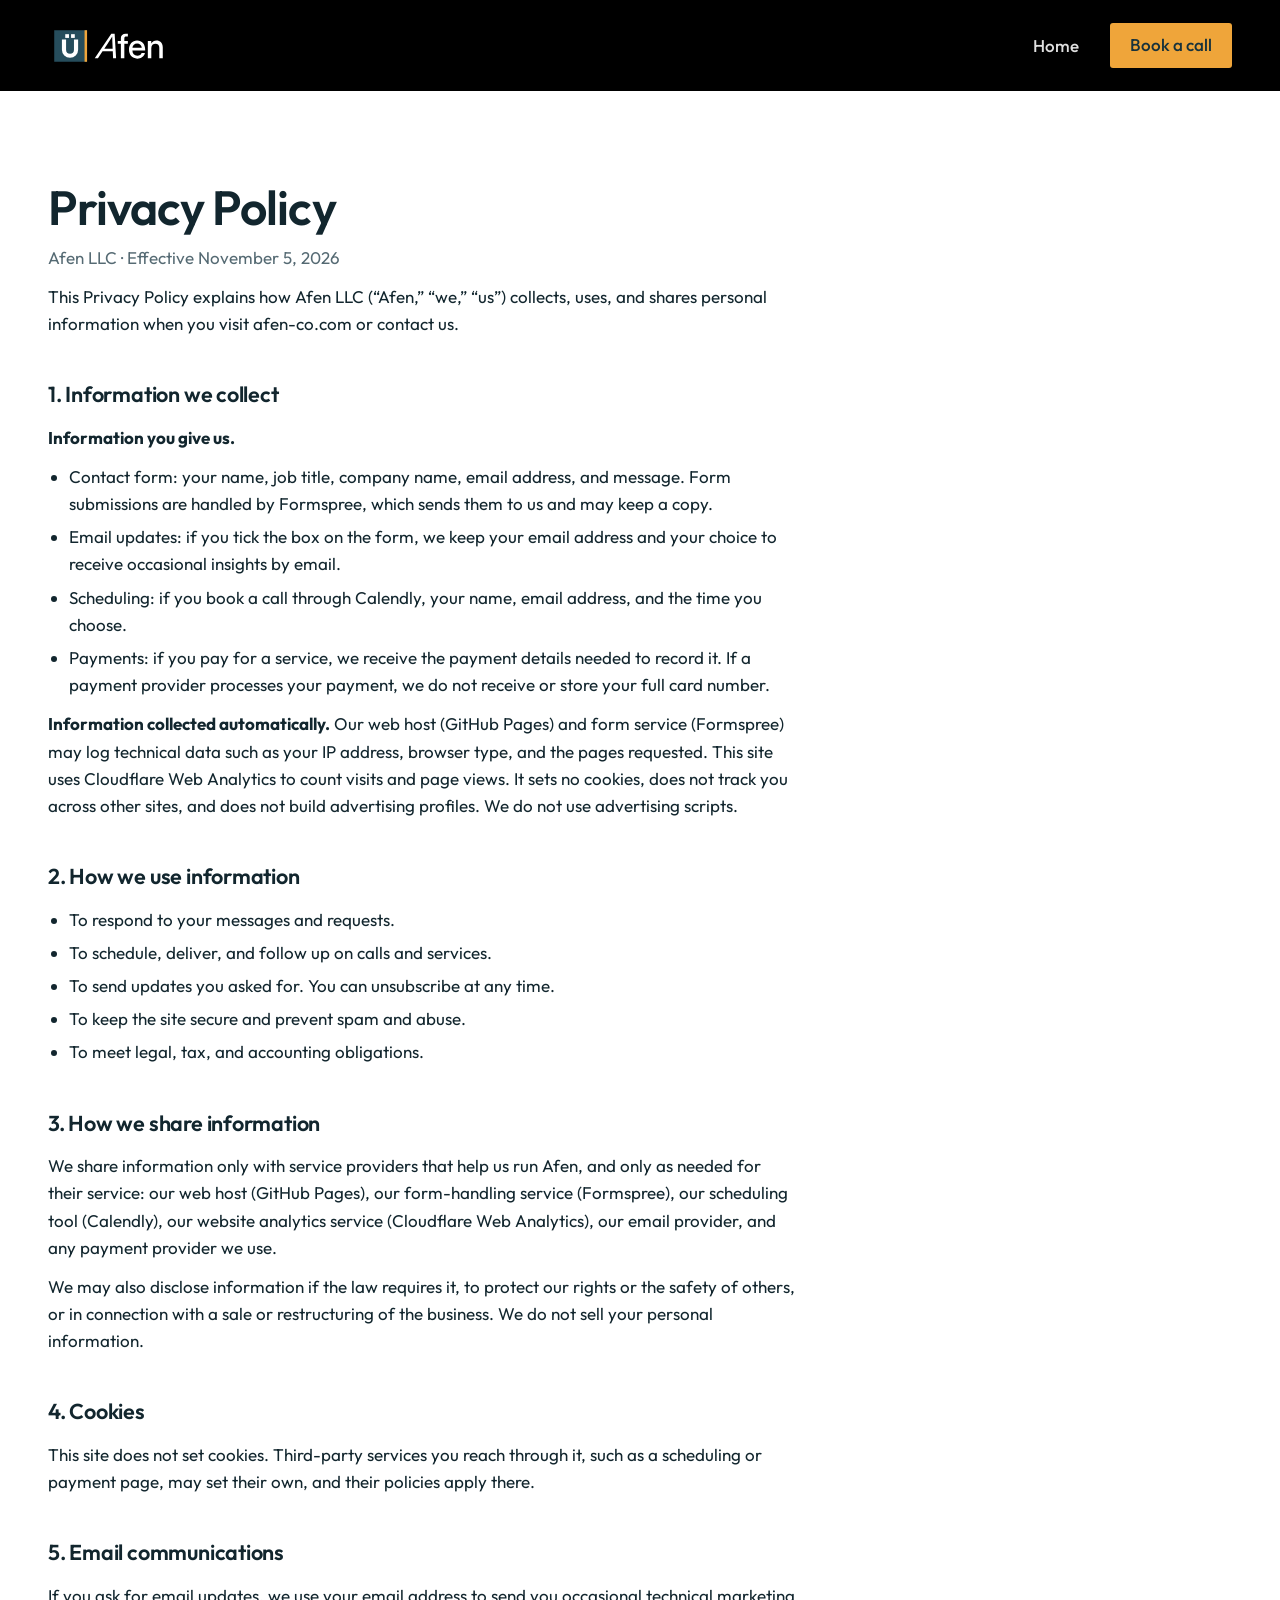
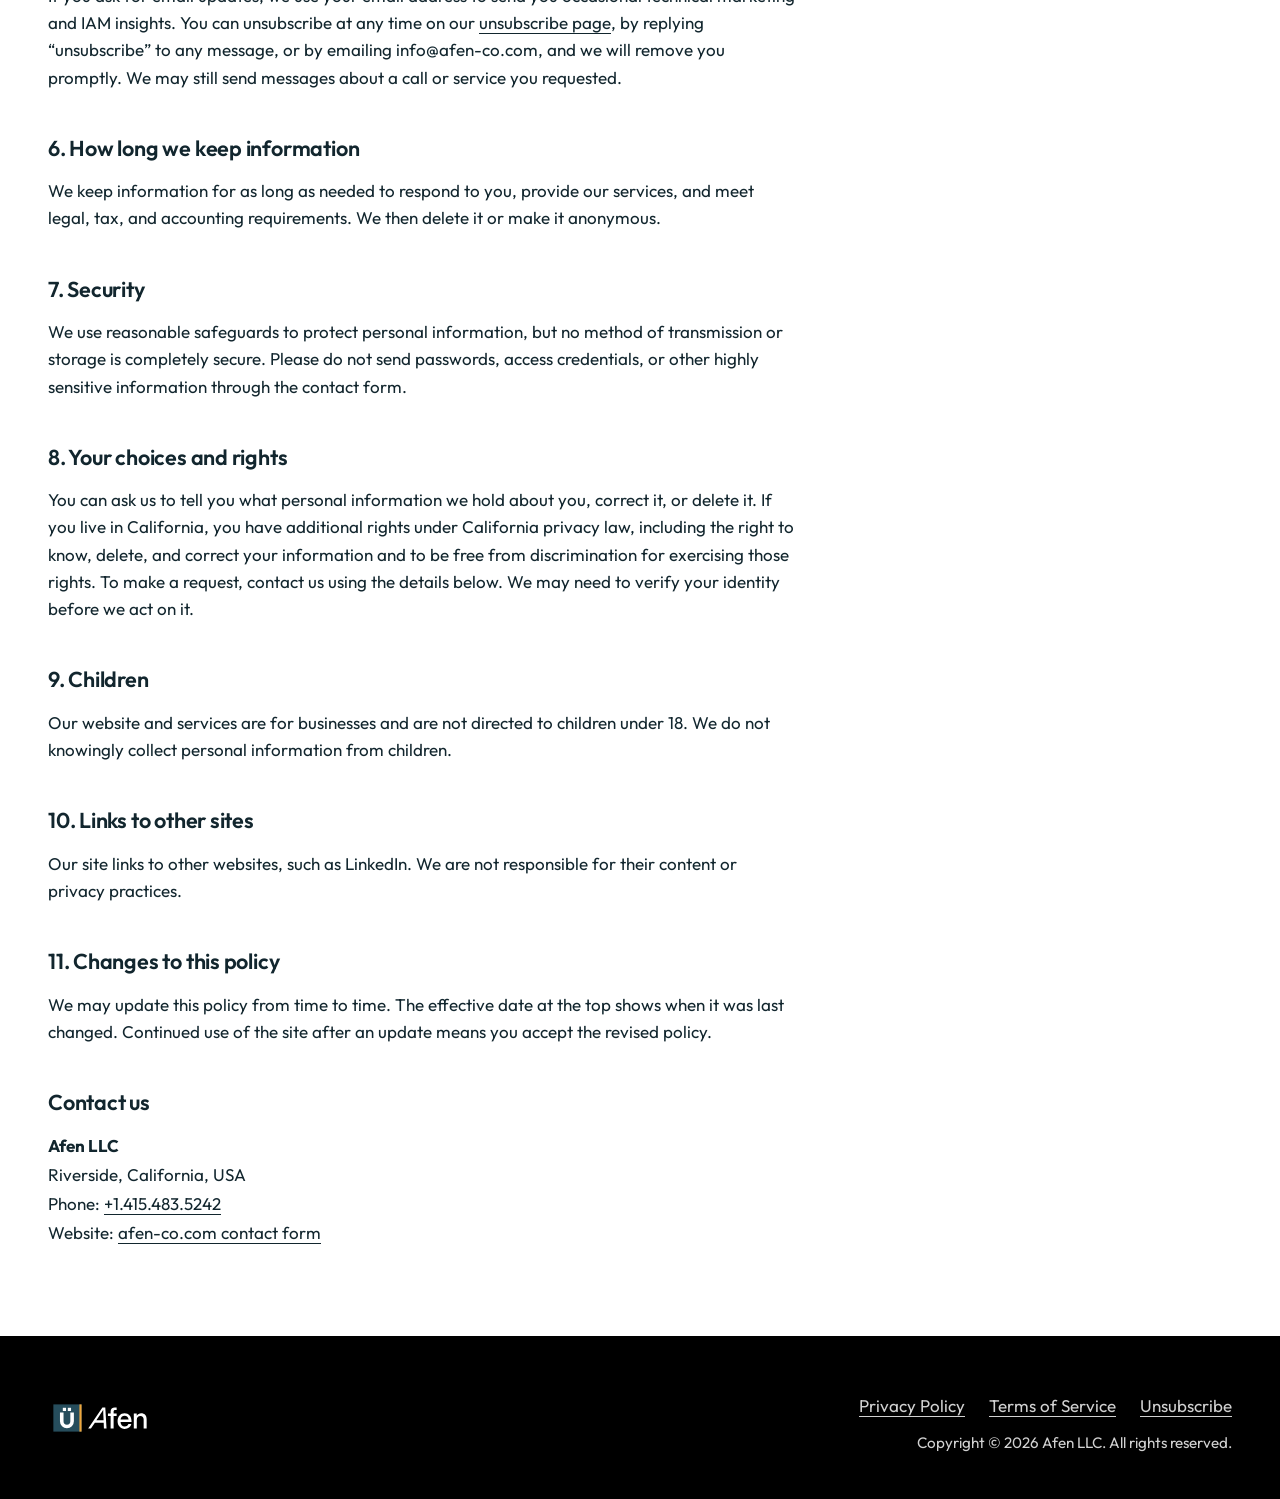
<file: privacy.html>
<!doctype html>
<html lang="en-US">
<head>
<meta charset="utf-8">
<meta name="viewport" content="width=device-width, initial-scale=1">
<title>Privacy Policy | Afen LLC</title>
<meta name="description" content="How Afen collects, uses, and shares personal information.">
<meta name="theme-color" content="#264D5C">
<link rel="canonical" href="https://afen-co.com/privacy.html">
<link rel="icon" href="assets/ico/favicon.svg" type="image/svg+xml">
<link rel="icon" href="assets/ico/favicon-32.png" sizes="32x32" type="image/png">
<link rel="apple-touch-icon" href="assets/ico/apple-touch-icon.png">
<link rel="stylesheet" href="assets/script/styles.css">
</head>
<body>
<a class="skip" href="#main">Skip to content</a>

<header>
<div class="bar on-dark"><div class="wrap">
  <div class="topbar">
    <a href="index.html" aria-label="Afen, home"><img class="logo" src="assets/img/afen-logo.svg" width="582" height="212" alt="Afen"></a>
    <nav class="topnav" aria-label="Main">
      <a href="index.html">Home</a>
      <a class="btn" href="index.html#book">Book a call</a>
    </nav>
  </div>
</div></div>
</header>
<main id="main" class="legal">
  <div class="wrap">
    <h1>Privacy Policy</h1>
    <p class="meta">Afen LLC · Effective November 5, 2026</p>
    <p>This Privacy Policy explains how Afen LLC (“Afen,” “we,” “us”) collects, uses, and shares personal information when you visit afen-co.com or contact us.</p>
    <h2>1. Information we collect</h2>
    <p><strong>Information you give us.</strong></p>
    <ul>
      <li>Contact form: your name, job title, company name, email address, and message. Form submissions are handled by Formspree, which sends them to us and may keep a copy.</li>
      <li>Email updates: if you tick the box on the form, we keep your email address and your choice to receive occasional insights by email.</li>
      <li>Scheduling: if you book a call through Calendly, your name, email address, and the time you choose.</li>
      <li>Payments: if you pay for a service, we receive the payment details needed to record it. If a payment provider processes your payment, we do not receive or store your full card number.</li>
    </ul>
    <p><strong>Information collected automatically.</strong> Our web host (GitHub Pages) and form service (Formspree) may log technical data such as your IP address, browser type, and the pages requested. This site uses Cloudflare Web Analytics to count visits and page views. It sets no cookies, does not track you across other sites, and does not build advertising profiles. We do not use advertising scripts.</p>
    <h2>2. How we use information</h2>
    <ul>
      <li>To respond to your messages and requests.</li>
      <li>To schedule, deliver, and follow up on calls and services.</li>
      <li>To send updates you asked for. You can unsubscribe at any time.</li>
      <li>To keep the site secure and prevent spam and abuse.</li>
      <li>To meet legal, tax, and accounting obligations.</li>
    </ul>
    <h2>3. How we share information</h2>
    <p>We share information only with service providers that help us run Afen, and only as needed for their service: our web host (GitHub Pages), our form-handling service (Formspree), our scheduling tool (Calendly), our website analytics service (Cloudflare Web Analytics), our email provider, and any payment provider we use.</p>
    <p>We may also disclose information if the law requires it, to protect our rights or the safety of others, or in connection with a sale or restructuring of the business. We do not sell your personal information.</p>
    <h2>4. Cookies</h2>
    <p>This site does not set cookies. Third-party services you reach through it, such as a scheduling or payment page, may set their own, and their policies apply there.</p>
    <h2>5. Email communications</h2>
    <p>If you ask for email updates, we use your email address to send you occasional technical marketing and IAM insights. You can unsubscribe at any time on our <a href="unsubscribe.html">unsubscribe page</a>, by replying “unsubscribe” to any message, or by emailing info@afen-co.com, and we will remove you promptly. We may still send messages about a call or service you requested.</p>
    <h2>6. How long we keep information</h2>
    <p>We keep information for as long as needed to respond to you, provide our services, and meet legal, tax, and accounting requirements. We then delete it or make it anonymous.</p>
    <h2>7. Security</h2>
    <p>We use reasonable safeguards to protect personal information, but no method of transmission or storage is completely secure. Please do not send passwords, access credentials, or other highly sensitive information through the contact form.</p>
    <h2>8. Your choices and rights</h2>
    <p>You can ask us to tell you what personal information we hold about you, correct it, or delete it. If you live in California, you have additional rights under California privacy law, including the right to know, delete, and correct your information and to be free from discrimination for exercising those rights. To make a request, contact us using the details below. We may need to verify your identity before we act on it.</p>
    <h2>9. Children</h2>
    <p>Our website and services are for businesses and are not directed to children under 18. We do not knowingly collect personal information from children.</p>
    <h2>10. Links to other sites</h2>
    <p>Our site links to other websites, such as LinkedIn. We are not responsible for their content or privacy practices.</p>
    <h2>11. Changes to this policy</h2>
    <p>We may update this policy from time to time. The effective date at the top shows when it was last changed. Continued use of the site after an update means you accept the revised policy.</p>
    <h2>Contact us</h2>
    <address><strong>Afen LLC</strong><span>Riverside, California, USA</span><span>Phone: <a href="tel:+14154835242">+1.415.483.5242</a></span><span>Website: <a href="index.html#contact">afen-co.com contact form</a></span></address>
  </div>
</main>
<footer class="on-dark">
  <div class="wrap foot">
    <a href="index.html" aria-label="Afen, home"><img class="logo" src="assets/img/afen-logo.svg" width="582" height="212" alt="Afen"></a>
    <div class="foot-r">
      <div class="foot-links"><a href="privacy.html">Privacy Policy</a><a href="terms.html">Terms of Service</a><a href="unsubscribe.html">Unsubscribe</a></div>
      <p>Copyright © 2026 Afen LLC. All rights reserved.</p>
    </div>
  </div>
</footer>
<!-- Cloudflare Web Analytics --><script type='module' src='https://static.cloudflareinsights.com/beacon.min.js' data-cf-beacon='{"token": "541183a854de488abe9fb911af0f7c6b"}'></script><!-- End Cloudflare Web Analytics -->
</body>
</html>
</file>
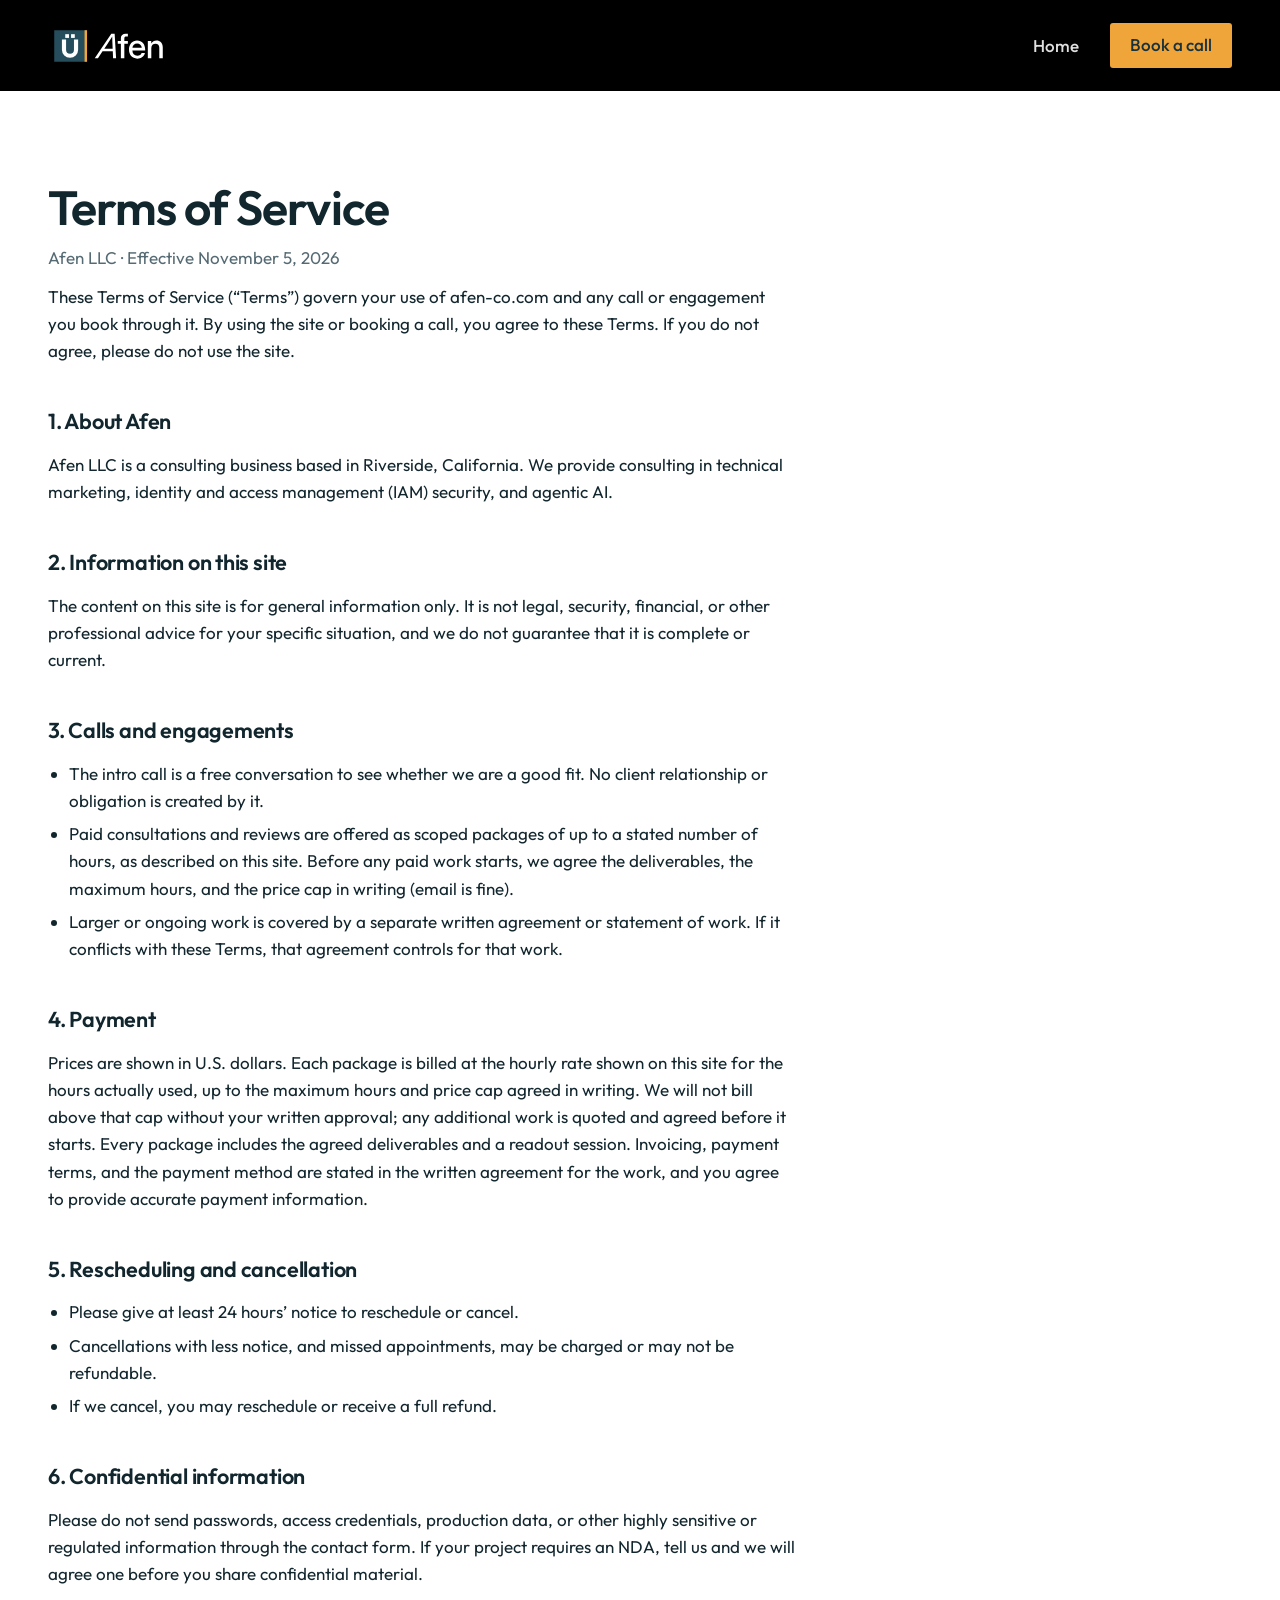
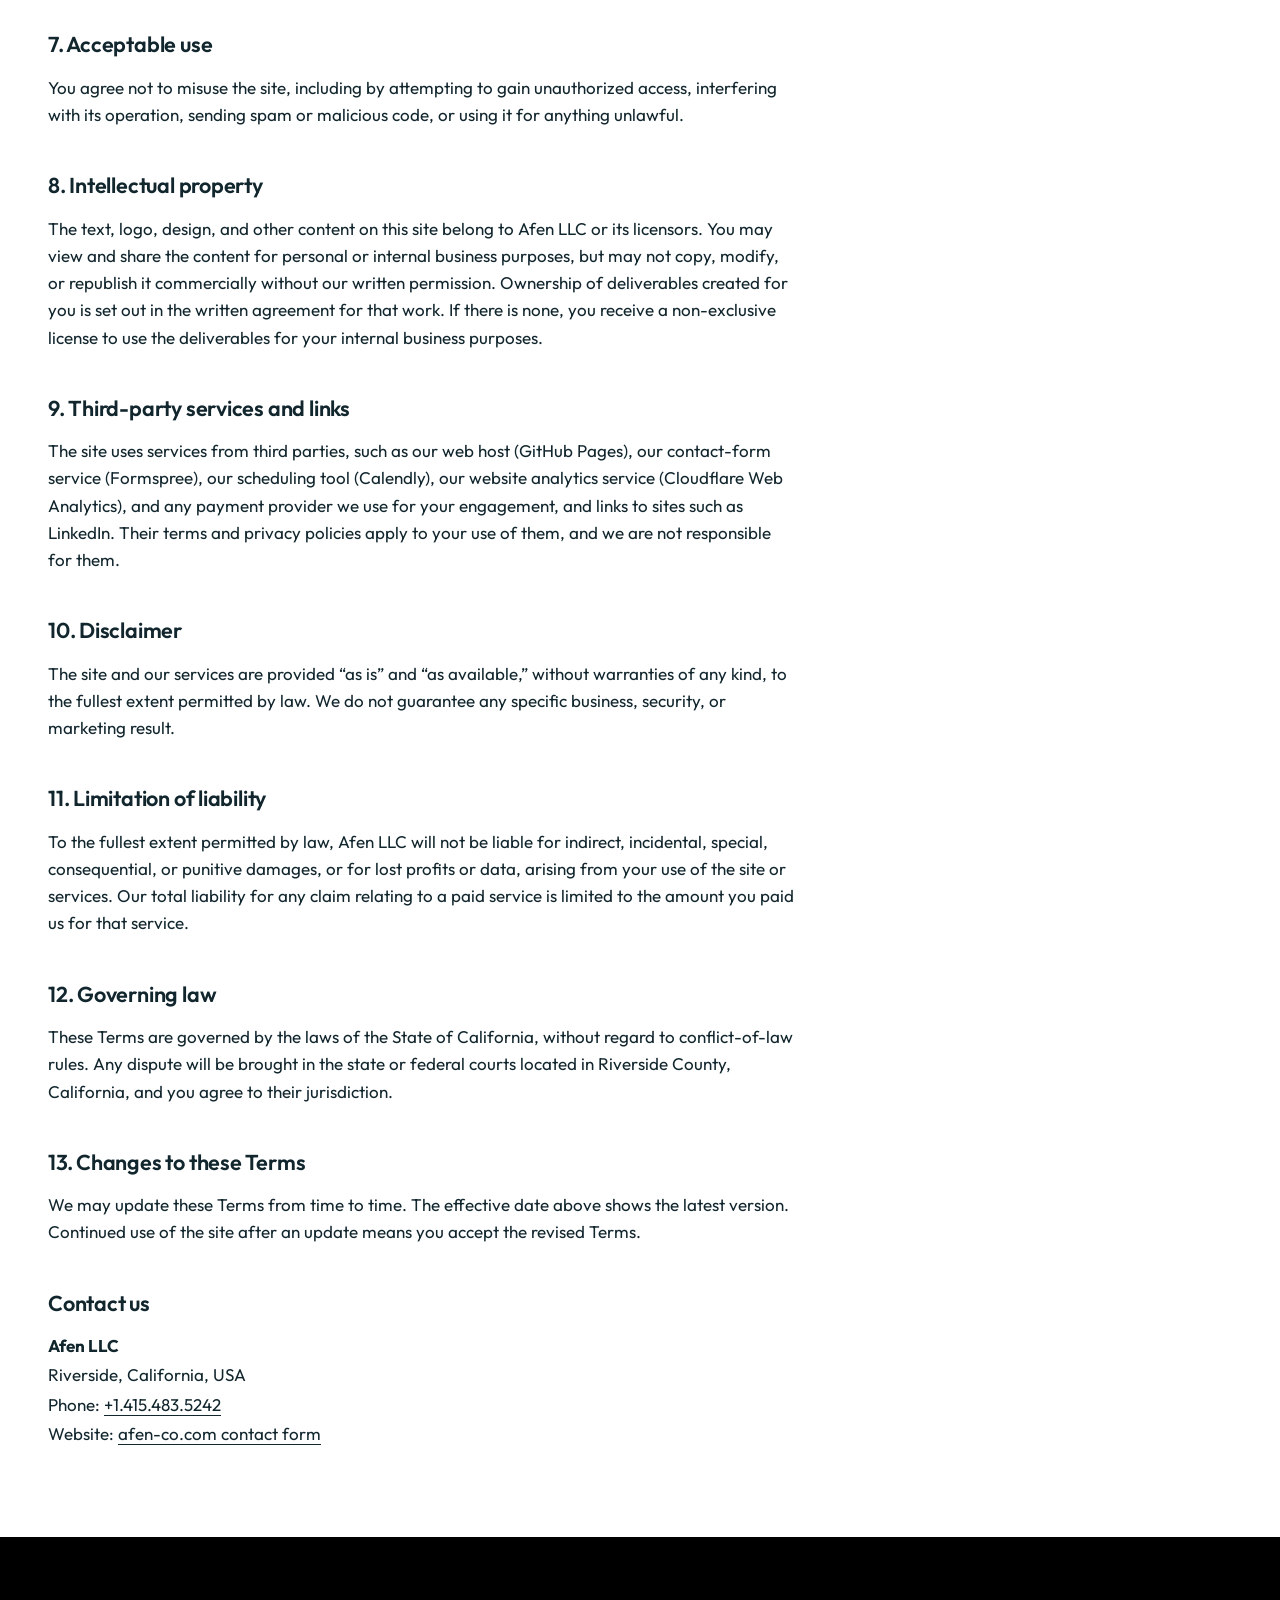
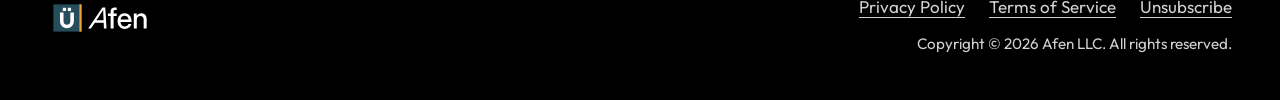
<file: terms.html>
<!doctype html>
<html lang="en-US">
<head>
<meta charset="utf-8">
<meta name="viewport" content="width=device-width, initial-scale=1">
<title>Terms of Service | Afen LLC</title>
<meta name="description" content="The terms that apply to using afen-co.com and booking Afen services.">
<meta name="theme-color" content="#264D5C">
<link rel="canonical" href="https://afen-co.com/terms.html">
<link rel="icon" href="assets/ico/favicon.svg" type="image/svg+xml">
<link rel="icon" href="assets/ico/favicon-32.png" sizes="32x32" type="image/png">
<link rel="apple-touch-icon" href="assets/ico/apple-touch-icon.png">
<link rel="stylesheet" href="assets/script/styles.css">
</head>
<body>
<a class="skip" href="#main">Skip to content</a>

<header>
<div class="bar on-dark"><div class="wrap">
  <div class="topbar">
    <a href="index.html" aria-label="Afen, home"><img class="logo" src="assets/img/afen-logo.svg" width="582" height="212" alt="Afen"></a>
    <nav class="topnav" aria-label="Main">
      <a href="index.html">Home</a>
      <a class="btn" href="index.html#book">Book a call</a>
    </nav>
  </div>
</div></div>
</header>
<main id="main" class="legal">
  <div class="wrap">
    <h1>Terms of Service</h1>
    <p class="meta">Afen LLC · Effective November 5, 2026</p>
    <p>These Terms of Service (“Terms”) govern your use of afen-co.com and any call or engagement you book through it. By using the site or booking a call, you agree to these Terms. If you do not agree, please do not use the site.</p>
    <h2>1. About Afen</h2>
    <p>Afen LLC is a consulting business based in Riverside, California. We provide consulting in technical marketing, identity and access management (IAM) security, and agentic AI.</p>
    <h2>2. Information on this site</h2>
    <p>The content on this site is for general information only. It is not legal, security, financial, or other professional advice for your specific situation, and we do not guarantee that it is complete or current.</p>
    <h2>3. Calls and engagements</h2>
    <ul>
      <li>The intro call is a free conversation to see whether we are a good fit. No client relationship or obligation is created by it.</li>
      <li>Paid consultations and reviews are offered as scoped packages of up to a stated number of hours, as described on this site. Before any paid work starts, we agree the deliverables, the maximum hours, and the price cap in writing (email is fine).</li>
      <li>Larger or ongoing work is covered by a separate written agreement or statement of work. If it conflicts with these Terms, that agreement controls for that work.</li>
    </ul>
    <h2>4. Payment</h2>
    <p>Prices are shown in U.S. dollars. Each package is billed at the hourly rate shown on this site for the hours actually used, up to the maximum hours and price cap agreed in writing. We will not bill above that cap without your written approval; any additional work is quoted and agreed before it starts. Every package includes the agreed deliverables and a readout session. Invoicing, payment terms, and the payment method are stated in the written agreement for the work, and you agree to provide accurate payment information.</p>
    <h2>5. Rescheduling and cancellation</h2>
    <ul>
      <li>Please give at least 24 hours’ notice to reschedule or cancel.</li>
      <li>Cancellations with less notice, and missed appointments, may be charged or may not be refundable.</li>
      <li>If we cancel, you may reschedule or receive a full refund.</li>
    </ul>
    <h2>6. Confidential information</h2>
    <p>Please do not send passwords, access credentials, production data, or other highly sensitive or regulated information through the contact form. If your project requires an NDA, tell us and we will agree one before you share confidential material.</p>
    <h2>7. Acceptable use</h2>
    <p>You agree not to misuse the site, including by attempting to gain unauthorized access, interfering with its operation, sending spam or malicious code, or using it for anything unlawful.</p>
    <h2>8. Intellectual property</h2>
    <p>The text, logo, design, and other content on this site belong to Afen LLC or its licensors. You may view and share the content for personal or internal business purposes, but may not copy, modify, or republish it commercially without our written permission. Ownership of deliverables created for you is set out in the written agreement for that work. If there is none, you receive a non-exclusive license to use the deliverables for your internal business purposes.</p>
    <h2>9. Third-party services and links</h2>
    <p>The site uses services from third parties, such as our web host (GitHub Pages), our contact-form service (Formspree), our scheduling tool (Calendly), our website analytics service (Cloudflare Web Analytics), and any payment provider we use for your engagement, and links to sites such as LinkedIn. Their terms and privacy policies apply to your use of them, and we are not responsible for them.</p>
    <h2>10. Disclaimer</h2>
    <p>The site and our services are provided “as is” and “as available,” without warranties of any kind, to the fullest extent permitted by law. We do not guarantee any specific business, security, or marketing result.</p>
    <h2>11. Limitation of liability</h2>
    <p>To the fullest extent permitted by law, Afen LLC will not be liable for indirect, incidental, special, consequential, or punitive damages, or for lost profits or data, arising from your use of the site or services. Our total liability for any claim relating to a paid service is limited to the amount you paid us for that service.</p>
    <h2>12. Governing law</h2>
    <p>These Terms are governed by the laws of the State of California, without regard to conflict-of-law rules. Any dispute will be brought in the state or federal courts located in Riverside County, California, and you agree to their jurisdiction.</p>
    <h2>13. Changes to these Terms</h2>
    <p>We may update these Terms from time to time. The effective date above shows the latest version. Continued use of the site after an update means you accept the revised Terms.</p>
    <h2>Contact us</h2>
    <address><strong>Afen LLC</strong><span>Riverside, California, USA</span><span>Phone: <a href="tel:+14154835242">+1.415.483.5242</a></span><span>Website: <a href="index.html#contact">afen-co.com contact form</a></span></address>
  </div>
</main>
<footer class="on-dark">
  <div class="wrap foot">
    <a href="index.html" aria-label="Afen, home"><img class="logo" src="assets/img/afen-logo.svg" width="582" height="212" alt="Afen"></a>
    <div class="foot-r">
      <div class="foot-links"><a href="privacy.html">Privacy Policy</a><a href="terms.html">Terms of Service</a><a href="unsubscribe.html">Unsubscribe</a></div>
      <p>Copyright © 2026 Afen LLC. All rights reserved.</p>
    </div>
  </div>
</footer>
<!-- Cloudflare Web Analytics --><script type='module' src='https://static.cloudflareinsights.com/beacon.min.js' data-cf-beacon='{"token": "541183a854de488abe9fb911af0f7c6b"}'></script><!-- End Cloudflare Web Analytics -->
</body>
</html>
</file>
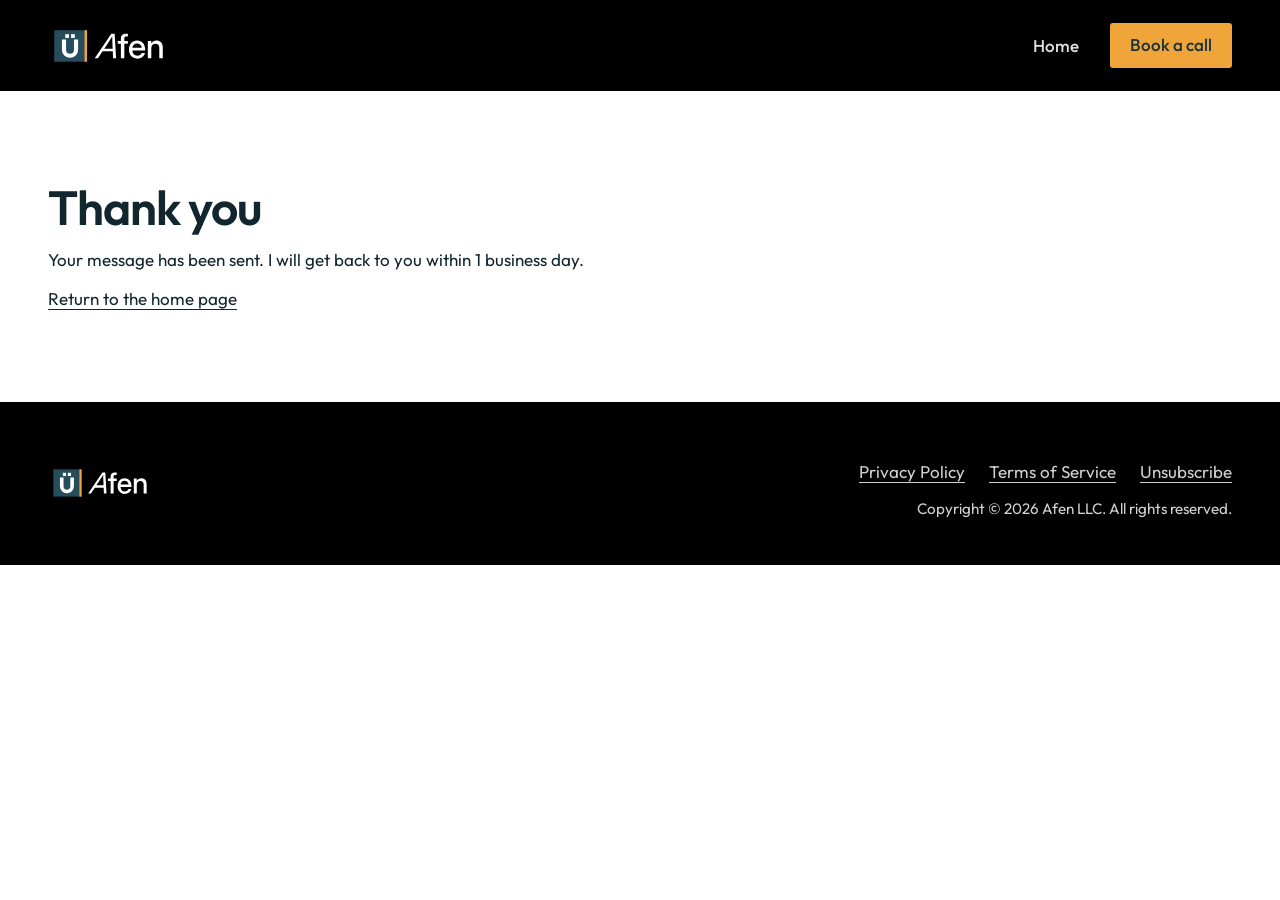
<file: thank-you.html>
<!doctype html>
<html lang="en-US">
<head>
<meta charset="utf-8">
<meta name="viewport" content="width=device-width, initial-scale=1">
<title>Thank you | Afen LLC</title>
<meta name="description" content="Thank you for contacting Afen.">
<meta name="robots" content="noindex, follow">
<meta name="theme-color" content="#264D5C">
<link rel="canonical" href="https://afen-co.com/thank-you.html">
<link rel="icon" href="assets/ico/favicon.svg" type="image/svg+xml">
<link rel="icon" href="assets/ico/favicon-32.png" sizes="32x32" type="image/png">
<link rel="apple-touch-icon" href="assets/ico/apple-touch-icon.png">
<link rel="stylesheet" href="assets/script/styles.css">
</head>
<body>
<a class="skip" href="#main">Skip to content</a>

<header>
<div class="bar on-dark"><div class="wrap">
  <div class="topbar">
    <a href="index.html" aria-label="Afen, home"><img class="logo" src="assets/img/afen-logo.svg" width="582" height="212" alt="Afen"></a>
    <nav class="topnav" aria-label="Main">
      <a href="index.html">Home</a>
      <a class="btn" href="index.html#book">Book a call</a>
    </nav>
  </div>
</div></div>
</header>
<main id="main" class="legal">
  <div class="wrap">
    <h1>Thank you</h1>
    <p>Your message has been sent. I will get back to you within 1 business day.</p>
    <section id="sent" hidden aria-labelledby="sent-h">
      <h2 id="sent-h">What you sent</h2>
      <dl class="creds-list sent-list">
        <div><dt>Name</dt><dd id="s-name"></dd></div>
        <div><dt>Job title</dt><dd id="s-title"></dd></div>
        <div><dt>Company</dt><dd id="s-company"></dd></div>
        <div><dt>Email</dt><dd id="s-email"></dd></div>
      </dl>
      <p class="note">These details are shown only in your browser for this visit. If anything is wrong, email <a href="mailto:info@afen-co.com">info@afen-co.com</a>.</p>
    </section>
    <p><a href="index.html">Return to the home page</a></p>
  </div>
</main>
<footer class="on-dark">
  <div class="wrap foot">
    <a href="index.html" aria-label="Afen, home"><img class="logo" src="assets/img/afen-logo.svg" width="582" height="212" alt="Afen"></a>
    <div class="foot-r">
      <div class="foot-links"><a href="privacy.html">Privacy Policy</a><a href="terms.html">Terms of Service</a><a href="unsubscribe.html">Unsubscribe</a></div>
      <p>Copyright © 2026 Afen LLC. All rights reserved.</p>
    </div>
  </div>
</footer>
<script src="assets/script/thank-you.js" defer></script>
<!-- Cloudflare Web Analytics --><script type='module' src='https://static.cloudflareinsights.com/beacon.min.js' data-cf-beacon='{"token": "541183a854de488abe9fb911af0f7c6b"}'></script><!-- End Cloudflare Web Analytics -->
</body>
</html>
</file>
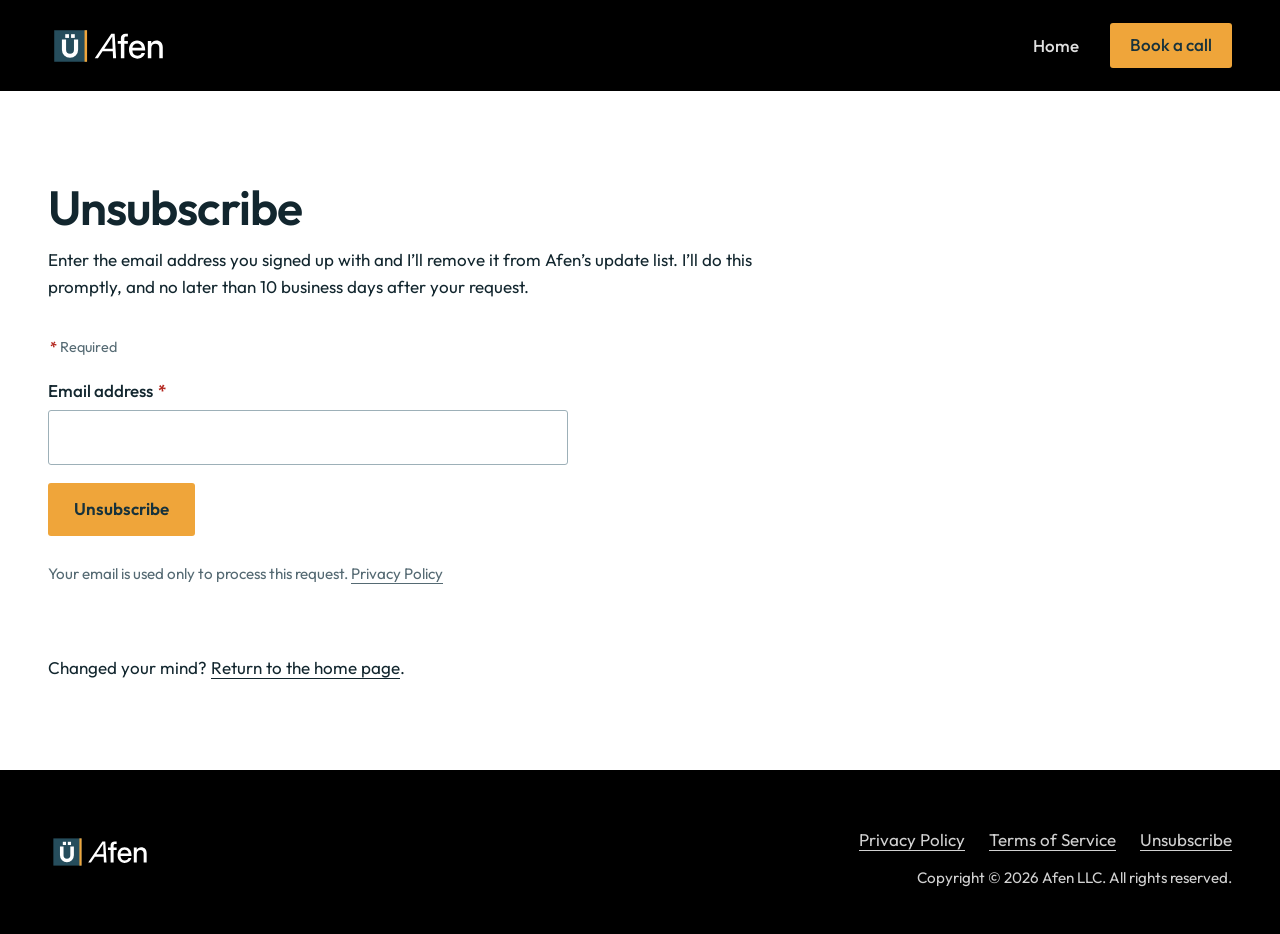
<file: unsubscribe.html>
<!doctype html>
<html lang="en-US">
<head>
<meta charset="utf-8">
<meta name="viewport" content="width=device-width, initial-scale=1">
<title>Unsubscribe | Afen LLC</title>
<meta name="description" content="Unsubscribe from occasional updates from Afen.">
<meta name="robots" content="noindex, follow">
<meta name="theme-color" content="#264D5C">
<link rel="canonical" href="https://afen-co.com/unsubscribe.html">
<link rel="icon" href="assets/ico/favicon.svg" type="image/svg+xml">
<link rel="icon" href="assets/ico/favicon-32.png" sizes="32x32" type="image/png">
<link rel="apple-touch-icon" href="assets/ico/apple-touch-icon.png">
<link rel="stylesheet" href="assets/script/styles.css">
</head>
<body>
<a class="skip" href="#main">Skip to content</a>

<header>
<div class="bar on-dark"><div class="wrap">
  <div class="topbar">
    <a href="index.html" aria-label="Afen, home"><img class="logo" src="assets/img/afen-logo.svg" width="582" height="212" alt="Afen"></a>
    <nav class="topnav" aria-label="Main">
      <a href="index.html">Home</a>
      <a class="btn" href="index.html#book">Book a call</a>
    </nav>
  </div>
</div></div>
</header>
<main id="main" class="legal">
  <div class="wrap">
    <h1>Unsubscribe</h1>
    <p>Enter the email address you signed up with and I’ll remove it from Afen’s update list. I’ll do this promptly, and no later than 10 business days after your request.</p>
    <form id="unsub-form" method="post" action="https://formspree.io/f/mpppnoqo" novalidate>
      <p class="req-key" aria-hidden="true"><span class="req">*</span> Required</p>
      <div class="field"><label for="email">Email address <span class="req" aria-hidden="true">*</span></label><input type="email" id="email" name="email" autocomplete="email" required aria-describedby="status"></div>
      <input type="hidden" name="_subject" value="Afen unsubscribe request">
      <input type="hidden" name="request_type" value="unsubscribe">
      <div class="hp" aria-hidden="true"><label>Leave blank<input type="text" name="_gotcha" tabindex="-1" autocomplete="off"></label></div>
      <div class="form-foot">
        <button class="btn" type="submit">Unsubscribe</button>
        <p class="note">Your email is used only to process this request. <a href="privacy.html">Privacy Policy</a></p>
      </div>
      <p id="status" role="status" aria-live="polite"></p>
    </form>
    <p>Changed your mind? <a href="index.html">Return to the home page</a>.</p>
  </div>
</main>
<footer class="on-dark">
  <div class="wrap foot">
    <a href="index.html" aria-label="Afen, home"><img class="logo" src="assets/img/afen-logo.svg" width="582" height="212" alt="Afen"></a>
    <div class="foot-r">
      <div class="foot-links"><a href="privacy.html">Privacy Policy</a><a href="terms.html">Terms of Service</a><a href="unsubscribe.html">Unsubscribe</a></div>
      <p>Copyright © 2026 Afen LLC. All rights reserved.</p>
    </div>
  </div>
</footer>
<script src="assets/script/unsubscribe.js" defer></script>
</body>
</html>
</file>
<file: assets/script/styles.css>
@font-face{font-family:"Outfit";font-style:normal;font-weight:100 900;font-display:swap;src:url([data-uri]) format("woff2");unicode-range:U+0000-00FF,U+0131,U+0152-0153,U+02BB-02BC,U+02C6,U+02DA,U+02DC,U+0304,U+0308,U+0329,U+2000-206F,U+20AC,U+2122,U+2191,U+2193,U+2212,U+2215,U+FEFF,U+FFFD}
:root{
  --teal:#264D5C; --deep:#17323C; --amber:#EFA53A;
  --ink:#12262E; --muted:#556A73; --paper:#F4F7F8; --line:#D3DDE1; --white:#fff;
  --font:"Outfit","Avenir Next","Century Gothic","Segoe UI",system-ui,sans-serif;
  --wrap:1350px; --gut:clamp(20px,5vw,48px);
}
*,*::before,*::after{box-sizing:border-box}
html{scroll-behavior:smooth;-webkit-text-size-adjust:100%}
body{margin:0;font-family:var(--font);font-size:1.0625rem;line-height:1.6;color:var(--ink);background:var(--white);-webkit-font-smoothing:antialiased}
img,svg{display:block;max-width:100%}
a{color:inherit}
h1,h2,h3,p,ul{margin:0}
ul{padding:0;list-style:none}
.wrap{max-width:calc(var(--wrap) + var(--gut) * 2);margin-inline:auto;padding-inline:var(--gut)}
.skip{position:absolute;left:-9999px;top:0;background:var(--amber);color:var(--deep);padding:10px 16px;font-weight:600;z-index:10}
.skip:focus{left:12px;top:12px}
:focus-visible{outline:3px solid var(--teal);outline-offset:3px}
.on-dark :focus-visible{outline-color:var(--amber)}

/* buttons */
.btn{display:inline-block;font:inherit;font-weight:600;line-height:1.2;text-decoration:none;text-align:center;cursor:pointer;
  padding:14px 24px;border-radius:3px;border:2px solid transparent;background:var(--amber);color:var(--deep);transition:background-color .15s,color .15s,border-color .15s}
.btn:hover{background:#f6b95a}
.btn-ghost{background:transparent;border-color:var(--teal);color:var(--teal)}
.btn-ghost:hover{background:var(--teal);color:var(--white)}

/* hero */
.hero{background:var(--white);color:var(--ink);position:relative;overflow:hidden}
.bar{background:#000;color:var(--white)}
.topbar{display:flex;align-items:center;justify-content:space-between;gap:24px;padding-block:22px}
.logo{height:44px;width:auto;aspect-ratio:582/212}
.topnav{display:flex;align-items:center;gap:clamp(16px,2.4vw,32px)}
.topnav a{text-decoration:none;font-weight:500;color:rgba(255,255,255,.88);display:inline-block;padding-block:10px}
.topnav a:hover{color:var(--white);text-decoration:underline;text-underline-offset:6px}
.topnav .btn{padding:10px 18px;color:var(--deep)}
.topnav .btn:hover{color:var(--deep);text-decoration:none}
.hero-body{display:grid;grid-template-columns:minmax(0,.8fr) minmax(0,1.2fr);gap:clamp(16px,2vw,32px);align-items:start;padding-block:clamp(40px,6vw,80px) calc(clamp(40px,6vw,80px) - 20px)}
.hero-copy{margin:30px 0 0}
.hero-art{margin:0;container:hero-art/inline-size}
.hero-art figcaption{margin:36px 0 0;font-size:.95rem;line-height:1.5;color:var(--muted);display:flex;justify-content:flex-end}
.hero-art figcaption span{display:block}
.hero-art figcaption strong{font-weight:700;color:var(--ink)}
.hero-art figcaption .what-block{display:flex;gap:20px;align-items:flex-start;text-align:left;white-space:nowrap}
.hero-art figcaption .what-label{font-weight:700;color:var(--ink);font-size:1.15rem;line-height:1.3;white-space:normal;max-width:7.5em}
.hero-art figcaption .what-lines{display:grid;grid-template-columns:auto auto;column-gap:.4em;justify-content:start;position:relative;top:3px}
.hero-art figcaption .what-lines>:nth-child(n+3){position:relative;top:5px}
.hero-art figcaption .what-lines>:nth-child(n+5){top:4px}
@container hero-art (max-width:760px){
  .hero-art figcaption{justify-content:flex-start}
  .hero-art figcaption .what-block{flex-direction:column;gap:6px;white-space:normal}
  .hero-art figcaption .what-label{max-width:none}
}
.hero-art img{display:block;width:100%;height:auto;aspect-ratio:2000/1045;background:#fff;border-radius:18px;border:1px solid rgba(23,50,60,.12);box-shadow:0 28px 56px -18px rgba(23,50,60,.30),0 4px 10px rgba(23,50,60,.08)}
.hero h1{font-size:clamp(2.15rem,3.3vw,3rem);font-weight:600;line-height:1.06;letter-spacing:-.022em;max-width:14ch;margin-top:-.19em}
.hero-sub{margin-top:24px;font-size:clamp(1.1rem,1.8vw,1.4rem);font-weight:300;line-height:1.5;max-width:30ch;color:#3A525B}
.hero-cta{margin-top:36px;display:flex;flex-wrap:wrap;align-items:center;gap:16px 28px}

/* sections */
.sec{padding-block:calc(clamp(64px,9vw,120px) - 20px)}
.sec h2{font-size:clamp(1.75rem,3.6vw,2.75rem);font-weight:600;line-height:1.12;letter-spacing:-.018em;max-width:20ch}
.about-grid{display:grid;grid-template-columns:minmax(0,5fr) minmax(0,7fr);gap:clamp(28px,6vw,80px);align-items:start}
.about p{font-size:clamp(1.1rem,1.6vw,1.3rem);line-height:1.62;max-width:58ch;color:rgba(255,255,255,.92)}
.about{background:var(--teal);color:var(--white)}
.about .proof{margin-top:28px;padding-top:26px;border-top:1px solid rgba(255,255,255,.28)}
.about .proof a{display:inline-block;padding-block:10px;text-underline-offset:4px}
.ext-icon{display:inline-block;width:.8em;height:.8em;margin-left:.3em;vertical-align:-.05em}
.areas{background:var(--paper)}
.areas-head{display:flex;flex-wrap:wrap;align-items:end;justify-content:space-between;gap:20px 40px;margin-bottom:clamp(28px,4vw,48px)}
.rows{border-top:2px solid var(--teal)}
.row{display:grid;grid-template-columns:minmax(0,5fr) minmax(0,7fr);gap:8px clamp(28px,6vw,80px);padding-block:clamp(22px,3vw,34px);border-bottom:1px solid var(--line)}
.row h3{font-size:clamp(1.3rem,2.2vw,1.7rem);font-weight:600;letter-spacing:-.01em;line-height:1.2}
.row p{font-size:1.15rem;color:var(--muted);max-width:52ch}

/* proof bar + credentials + coverage */
.proofbar{background:var(--paper);border-block:1px solid var(--line)}
.stats{display:grid;grid-template-columns:repeat(4,minmax(0,1fr));gap:clamp(16px,3vw,40px);margin:0;padding:clamp(22px,3vw,34px) 0;list-style:none}
.stats li{display:grid;gap:6px;align-content:start;padding-left:16px;border-left:3px solid var(--amber)}
.stats strong{font-size:clamp(1.6rem,2.6vw,2.2rem);font-weight:600;line-height:1.1;letter-spacing:-.015em;color:var(--teal)}
.stats span{font-size:.98rem;line-height:1.45;color:var(--muted);max-width:30ch}
.creds{background:var(--white)}
.creds-grid{display:grid;grid-template-columns:minmax(0,5fr) minmax(0,7fr);gap:clamp(28px,6vw,80px);align-items:start}
.headshot-card{margin:clamp(24px,3vw,36px) auto 0;width:clamp(180px,20vw,260px);border-radius:12px;overflow:hidden;background:var(--teal);border-bottom:4px solid var(--amber)}
.headshot-card img{display:block;width:100%;height:auto;aspect-ratio:1;object-fit:cover;object-position:50% 20%}
.headshot-card figcaption{padding:10px 14px;color:var(--white);font-weight:600;font-size:1.02rem;line-height:1.3}
.creds .lead{margin-top:20px;font-size:1.15rem;line-height:1.65;color:var(--muted);max-width:44ch}
.timeline{margin:0;padding:0;list-style:none;border-top:2px solid var(--teal)}
.timeline>li{padding-block:clamp(20px,2.6vw,28px);border-bottom:1px solid var(--line)}
.tl-head{display:flex;flex-wrap:wrap;align-items:baseline;justify-content:space-between;gap:4px 20px}
.tl-head h3{font-size:clamp(1.3rem,2.2vw,1.6rem);font-weight:600;letter-spacing:-.01em;line-height:1.2}
.tl-head span{font-weight:500;color:var(--teal)}
.tl-role{margin-top:2px;color:var(--muted);font-size:1.02rem}
.tl-note{margin-top:2px;color:var(--muted);font-size:.95rem;font-style:italic}
.timeline ul{margin:12px 0 0;padding:0;list-style:none;display:grid;gap:8px}
.timeline ul li{position:relative;padding-left:20px;line-height:1.55;max-width:62ch}
.timeline ul li::before{content:"";position:absolute;left:0;top:.62em;width:8px;height:8px;background:var(--amber)}
.creds-list{margin:clamp(24px,3vw,36px) 0 0;display:grid;gap:14px}
.creds-list div{display:grid;grid-template-columns:7.5rem minmax(0,1fr);gap:4px 20px}
.creds-list dt{font-weight:600;color:var(--teal)}
.creds-list dd{margin:0;color:var(--ink)}
.chips{margin:0;padding:0;list-style:none;display:flex;flex-wrap:wrap;gap:10px;align-content:flex-start}
.chips li{padding:8px 14px;border:1px solid var(--line);background:var(--white);border-radius:999px;font-size:.98rem;line-height:1.3;color:var(--ink)}
.domains{margin-top:24px;color:var(--muted);font-size:1.02rem;max-width:70ch}
.domains strong{color:var(--ink);font-weight:600}
@media (max-width:900px){
  .stats{grid-template-columns:repeat(2,minmax(0,1fr))}
  .creds-grid{grid-template-columns:1fr}
}
@media (max-width:480px){
  .stats{grid-template-columns:1fr}
  .creds-list div{grid-template-columns:1fr}
}

/* review band */
.review{background:var(--teal);color:var(--white);position:relative}
.review::after{content:"";position:absolute;top:0;right:0;bottom:0;width:clamp(10px,1.4vw,18px);background:var(--amber)}
.review-grid{display:grid;grid-template-columns:minmax(0,6fr) minmax(0,5fr);gap:clamp(32px,6vw,88px);align-items:start}
.review p.lead{margin-top:24px;font-size:1.15rem;line-height:1.65;color:rgba(255,255,255,.9);max-width:54ch}
.review h3{font-size:1.15rem;font-weight:600;margin-bottom:12px}
.gets{margin-bottom:32px}
.gets li{position:relative;padding:11px 0 11px 22px;border-bottom:1px solid rgba(255,255,255,.2);font-size:1.1rem}
.gets li::before{content:"";position:absolute;left:0;top:1.15em;width:9px;height:9px;background:var(--amber)}
.invest{display:grid;gap:4px;margin-bottom:32px}
.invest p{font-size:1.1rem}
.invest strong{font-weight:600}

/* how it works */
.steps{display:grid;grid-template-columns:repeat(3,minmax(0,1fr));gap:clamp(20px,3vw,40px);margin:0 0 clamp(36px,5vw,64px);padding:0;list-style:none;counter-reset:step}
.steps li{border-top:2px solid var(--teal);padding-top:16px;counter-increment:step}
.steps h3{font-size:1.2rem;font-weight:600;line-height:1.25}
.steps h3::before{content:counter(step) ". ";color:var(--teal)}
.steps p{margin-top:6px;color:var(--muted);max-width:34ch}
.rate-note{margin-top:20px;color:var(--muted);font-size:.98rem;max-width:62ch}

/* booking list */
.book-head{margin-bottom:clamp(28px,4vw,48px)}
.book-head p{margin-top:14px;color:var(--muted);font-size:1.15rem;max-width:50ch}
.bk{display:grid;grid-template-columns:minmax(0,1fr) 150px auto;gap:6px 28px;align-items:center;padding-block:26px;border-bottom:1px solid var(--line)}
.bk:first-child{border-top:2px solid var(--teal)}
.bk h3{font-size:1.3rem;font-weight:600;line-height:1.25}
.bk p{margin-top:4px;color:var(--muted);max-width:58ch}
.bk .meta{text-align:right}
.bk .price{display:block;font-size:1.35rem;font-weight:600}
.bk .dur{white-space:nowrap;display:block;font-size:.95rem;color:var(--muted)}
.bk.intro{background:linear-gradient(90deg,rgba(239,165,58,.16),rgba(239,165,58,0) 70%)}

/* contact */
.contact{background:var(--paper)}
.contact-grid{display:grid;grid-template-columns:minmax(0,5fr) minmax(0,7fr);gap:clamp(32px,6vw,88px);align-items:start}
.contact .lead{margin-top:18px;font-size:1.15rem;max-width:36ch}
.contact .alt{margin-top:14px;color:var(--muted);max-width:36ch}
.addr{margin-top:28px;font-style:normal;display:grid;gap:0}
.addr span,.addr strong{padding-block:6px}
.addr strong{font-weight:600}
.addr a{text-underline-offset:4px;display:inline-block;padding-block:10px;width:fit-content}
form{display:grid;gap:18px}
.field{display:grid;gap:6px}
label,.legend{font-weight:500}
input[type=text],input[type=email],textarea{font:inherit;color:var(--ink);width:100%;padding:13px 14px;border:1.5px solid #9DB0B8;border-radius:3px;background:var(--white)}
input:focus,textarea:focus{outline:3px solid var(--teal);outline-offset:1px;border-color:var(--teal)}
textarea{min-height:150px;resize:vertical}
.check{display:flex;gap:12px;align-items:flex-start;font-weight:400;padding-block:10px;min-height:44px}
.check input{width:22px;height:22px;margin-top:1px;accent-color:var(--teal);flex:none}
.hp{position:absolute;left:-9999px;height:0;overflow:hidden}
.form-foot{display:flex;flex-wrap:wrap;align-items:center;gap:14px 24px}
.note{font-size:.95rem;color:var(--muted)}
#status{min-height:1.5em;font-weight:500}
#status.err{color:#9A2B1F}
#status.ok{color:#1D6B43}

/* footer */
footer{background:#000;color:rgba(255,255,255,.82);padding-block:44px}
.foot{display:flex;flex-wrap:wrap;align-items:center;justify-content:space-between;gap:20px 40px}
.foot .logo{height:38px}
.foot p{font-size:.95rem}
.foot .disclaimer{margin-top:6px;max-width:56ch;font-size:.85rem;line-height:1.5;text-align:right;color:rgba(255,255,255,.66)}
.foot a{text-underline-offset:4px;display:inline-block;padding-block:12px}
.foot-links{display:flex;gap:6px 24px;flex-wrap:wrap}
.foot-r{display:grid;gap:0;justify-items:end}

/* one entrance: the image fades in */
@media (prefers-reduced-motion:no-preference){
  .hero-art img{animation:fade .9s ease .5s both}
}
@keyframes fade{from{opacity:0}to{opacity:1}}

/* responsive */
@media (max-width:900px){
  .topnav a:not(.btn){display:none}
  .hero-body{grid-template-columns:1fr}
  .hero-copy{margin:0 0 28px}
  .hero h1{max-width:24ch;margin-top:0}
  .hero-art{margin:0}
  .hero-art img{border-radius:12px;box-shadow:0 16px 32px -14px rgba(23,50,60,.28),0 2px 6px rgba(23,50,60,.08)}
  .about-grid,.review-grid,.contact-grid{grid-template-columns:1fr}
  .row{grid-template-columns:1fr}
  .steps{grid-template-columns:1fr}
  .foot-r{justify-items:start}
  .foot .disclaimer{text-align:left}
  .bk{grid-template-columns:1fr auto}
  .bk .info{grid-column:1/-1}
  .bk .meta{text-align:left;display:flex;gap:10px;align-items:baseline}
}

/* legal + 404 pages */
.legal{padding-block:clamp(48px,7vw,96px)}
.legal h1{font-size:clamp(2rem,4.5vw,3rem);font-weight:600;letter-spacing:-.02em;line-height:1.1}
.legal .meta{margin-top:10px;color:var(--muted)}
.legal h2{font-size:1.35rem;font-weight:600;letter-spacing:-.01em;margin-top:40px;max-width:none}
.legal p,.legal ul{margin-top:12px;max-width:68ch}
.legal ul{list-style:disc;padding-left:1.3rem}
.legal li{margin-top:6px}
.legal address{font-style:normal;margin-top:12px;display:grid;gap:2px}
.legal a{text-underline-offset:4px}
.notfound{padding-block:clamp(72px,12vw,160px)}
.notfound h1{font-size:clamp(2rem,4.5vw,3rem);font-weight:600;letter-spacing:-.02em}
.notfound p{margin:14px 0 28px;color:var(--muted);font-size:1.15rem}

@font-face{font-family:"Caveat";font-style:normal;font-weight:700;font-display:swap;src:url(../fonts/caveat-700.woff2) format("woff2")}
/* Handwriting margin notes (colleague excerpts) */
.hand{margin:22px 0 0;max-width:36ch;padding-left:16px;border-left:3px solid var(--amber);transform:rotate(-1deg);transform-origin:left center}
.hand p{margin:0;font-family:"Caveat","Bradley Hand","Segoe Print",cursive;font-size:1.85rem;line-height:1.2;color:var(--teal);font-weight:700;text-wrap:balance}
.hand cite{display:block;margin-top:8px;font-family:var(--font);font-style:normal;font-size:.78rem;letter-spacing:.07em;text-transform:uppercase;color:var(--muted)}
.on-dark .hand p{color:#F6D9A6}
.on-dark .hand cite{color:rgba(255,255,255,.72)}
.timeline .hand{margin-top:14px}
@media (max-width:700px){.hand{transform:none;max-width:none}}

/* Unsubscribe page form width */
.legal form{max-width:520px;margin-top:24px}

/* Required-field marker */
.req{color:#B3261E;font-weight:600;margin-left:2px}
.req-key{margin:0;font-size:.9rem;color:var(--muted)}

/* Link to colleague recommendations on LinkedIn */
.recs-link{margin-top:8px;font-weight:500}
.recs-link a{text-underline-offset:4px;display:inline-block;padding-block:10px}
.recs-link span{display:block;margin-top:4px;font-weight:400;font-size:.9rem;color:var(--muted)}

/* Hero audience line */
.hero-for{margin-top:14px;font-size:1.05rem;color:var(--muted);max-width:44ch}

/* Thank-you page: long emails and names wrap instead of overflowing */
.sent-list dd{margin:0;overflow-wrap:anywhere}
#sent .note{margin-top:18px}
#sent .note a{white-space:nowrap}

/* Custom ERP landing page */
.cerp-hero{padding-block:clamp(48px,7vw,96px) clamp(32px,5vw,64px)}
.cerp-hero h1{font-size:clamp(2.1rem,4.4vw,3.4rem);font-weight:600;line-height:1.08;letter-spacing:-.022em;max-width:20ch}
.cerp-hero .lead{margin-top:22px;font-size:clamp(1.1rem,1.8vw,1.35rem);font-weight:300;line-height:1.55;color:#3A525B;max-width:46ch}
.cerp-hero .hero-cta{margin-top:30px}
.cerp-sec h2{max-width:26ch}
.pains{margin:28px 0 0;padding:0;list-style:none;display:grid;gap:14px;max-width:62ch}
.pains li{position:relative;padding-left:26px;font-size:1.1rem}
.pains li::before{content:"";position:absolute;left:0;top:.6em;width:10px;height:10px;background:var(--amber)}
.cerp-steps{margin-top:28px}
.cerp-fit{margin:8px 0 16px;font-size:1.2rem;font-weight:600}
.cerp-note{margin-top:28px;max-width:68ch;font-size:.95rem;color:var(--muted)}
</file>
